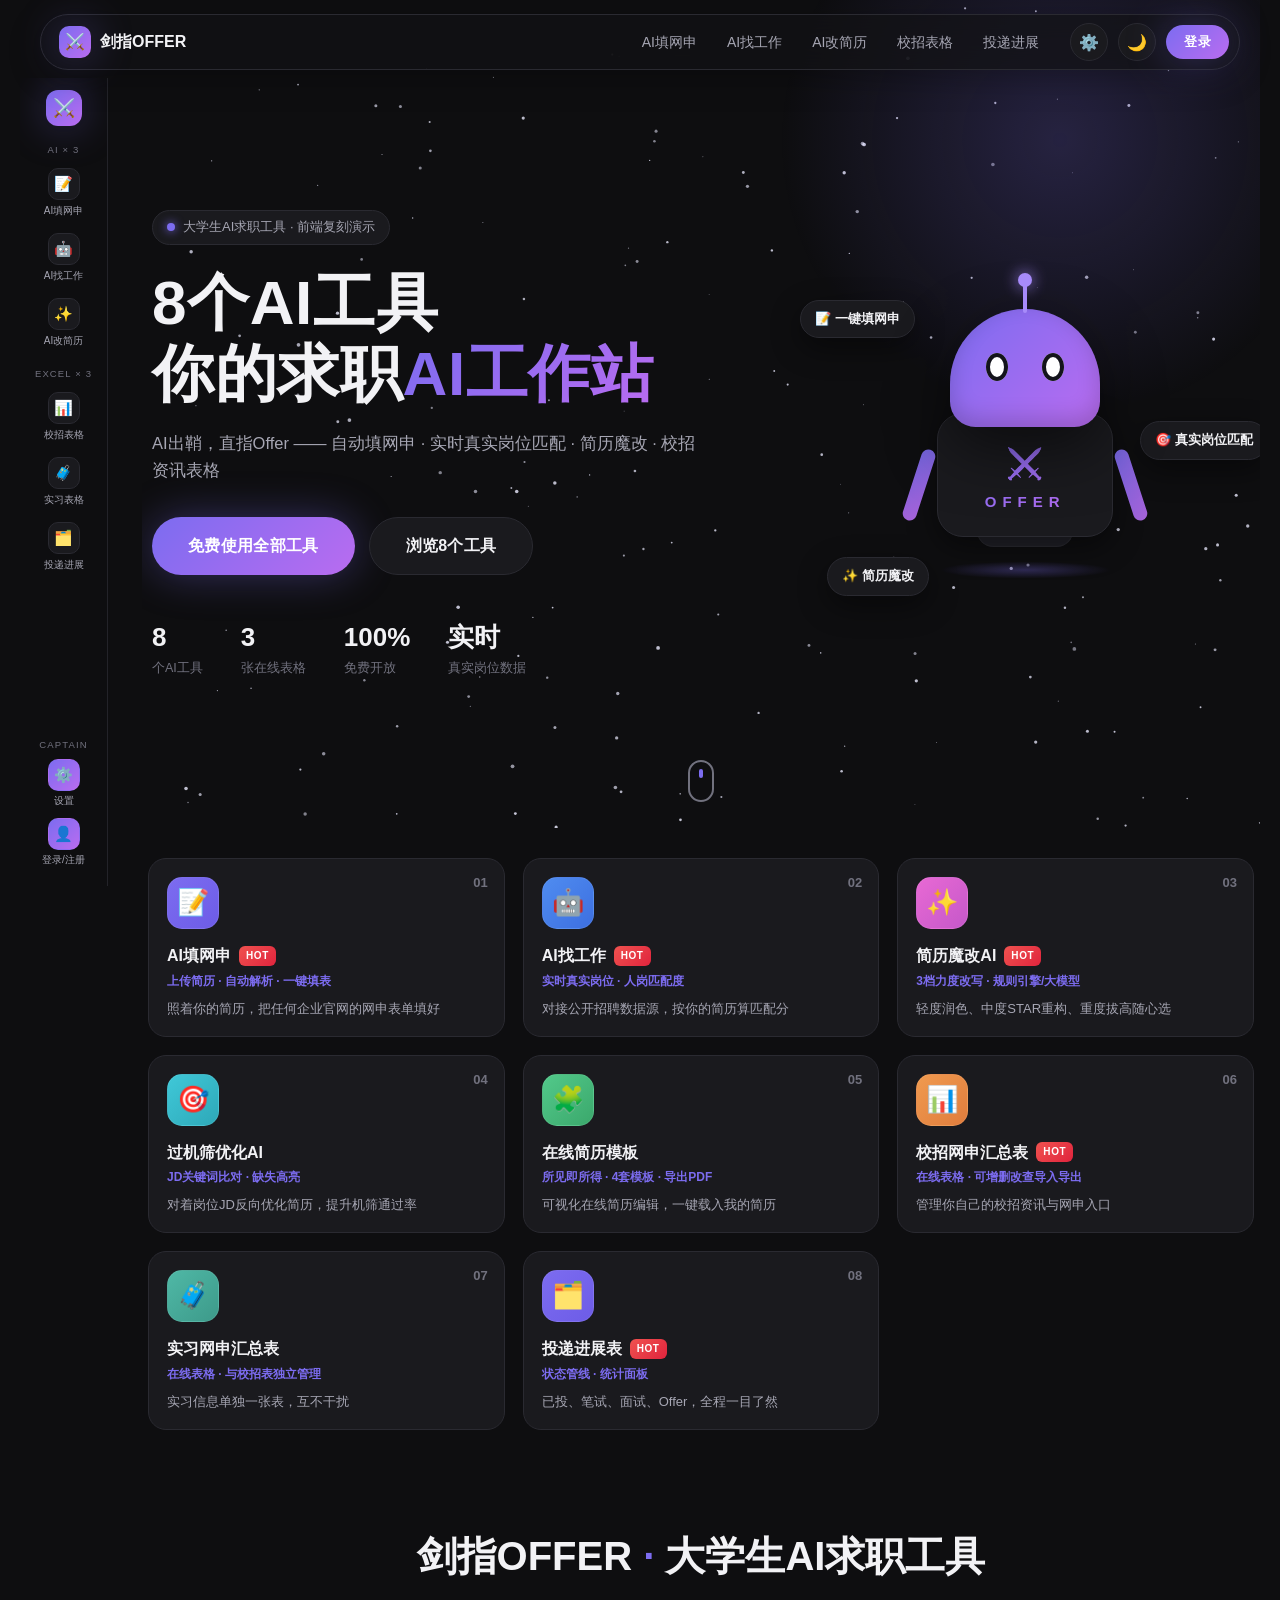
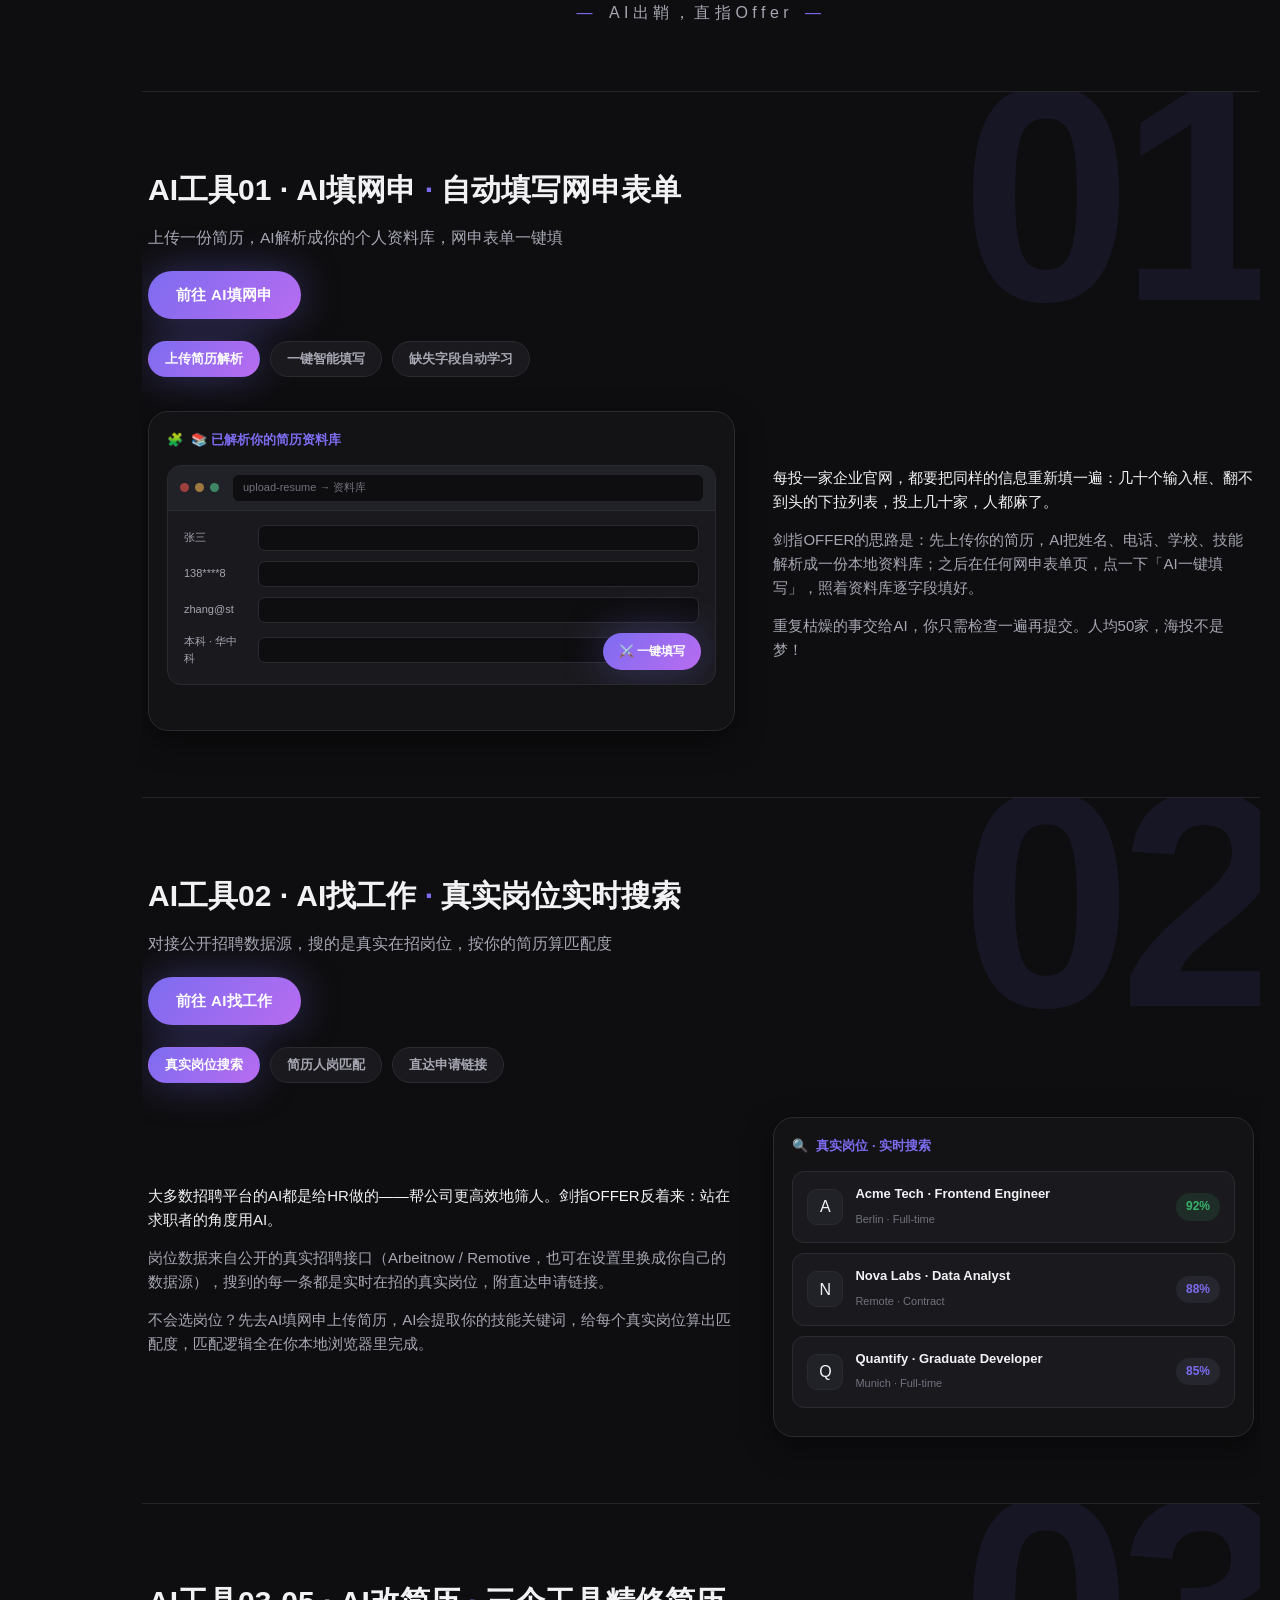
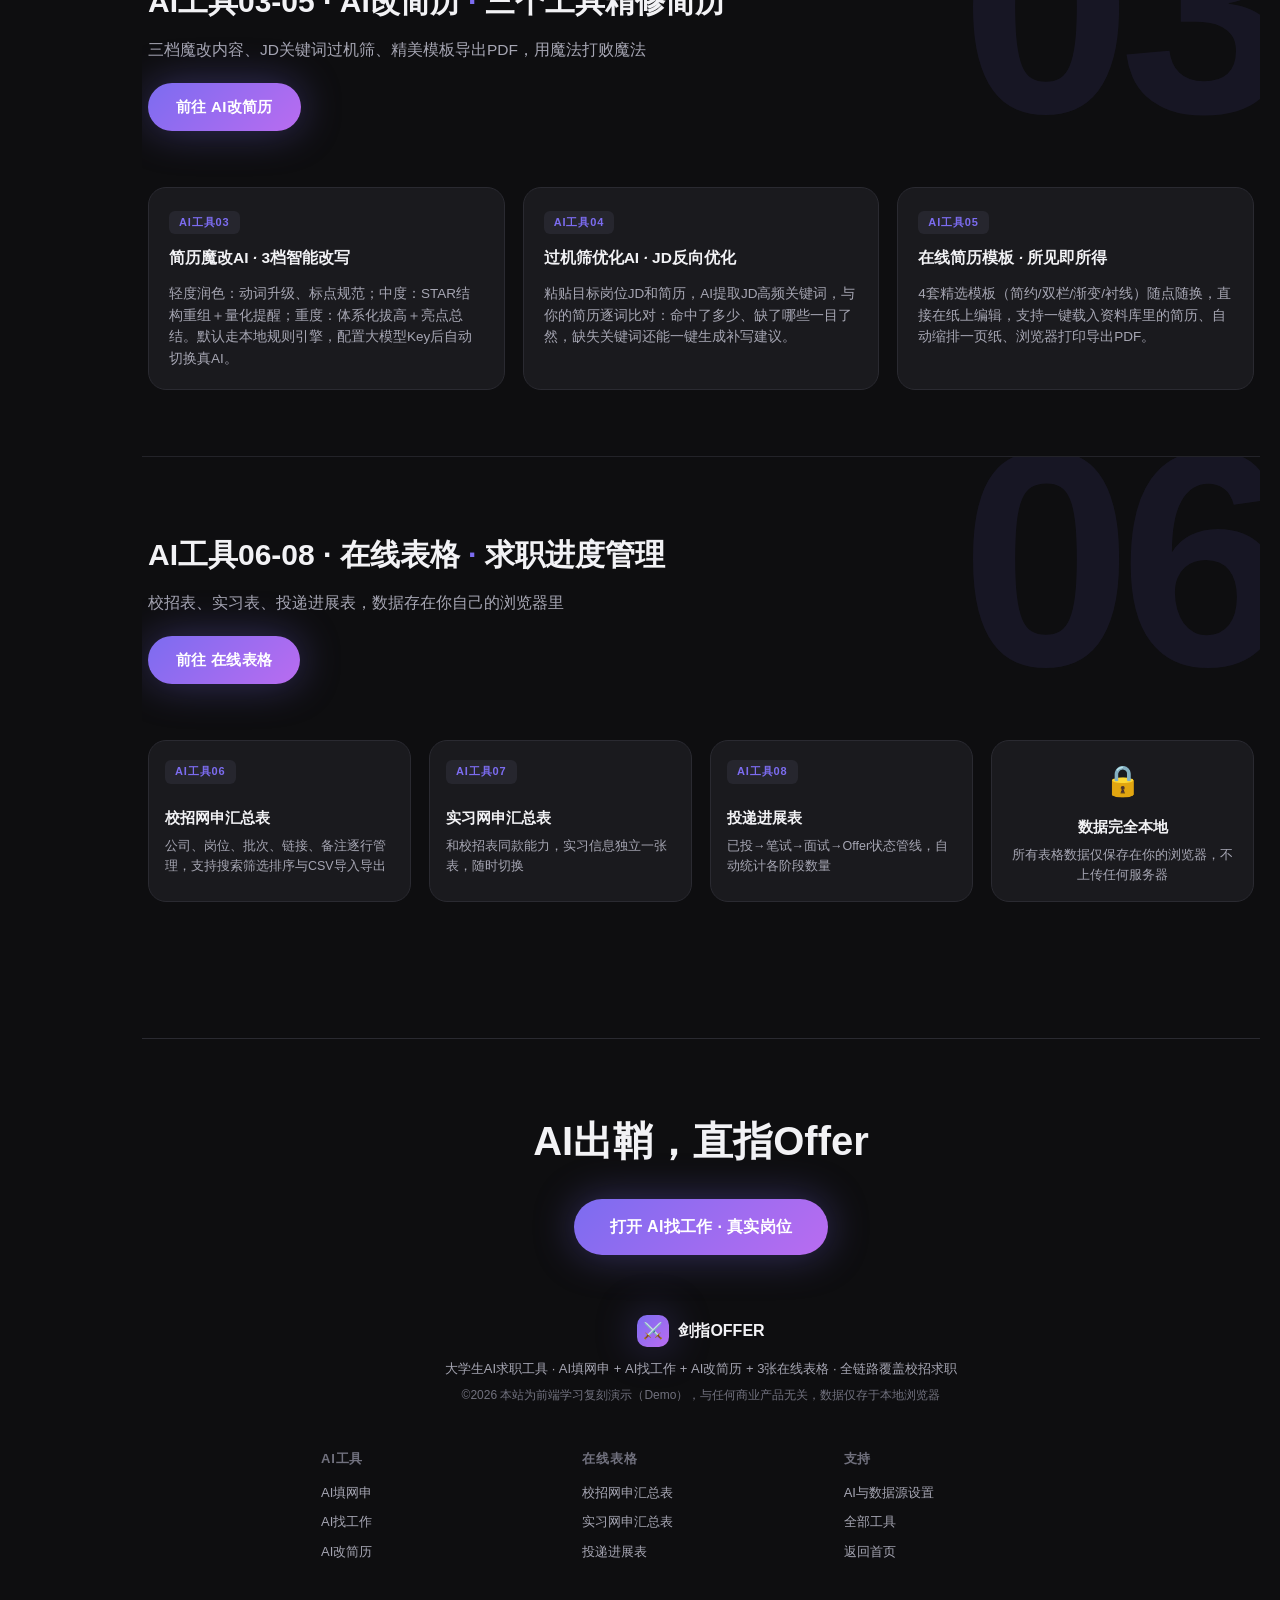
<file: index.html>
<!DOCTYPE html>
<html lang="zh-CN" data-theme="dark">
<head>
  <meta charset="UTF-8">
  <meta name="viewport" content="width=device-width, initial-scale=1.0">
  <meta name="theme-color" content="#0e0e10">
  <title>剑指OFFER - AI求职工具|AI填网申|AI找工作|AI改简历|校招实习汇总表</title>
  <meta name="description" content="AI出鞘，直指Offer。为应届生打造的AI求职工具复刻演示：AI自动填写网申表单、实时搜索真实岗位并计算人岗匹配、简历三档魔改与ATS过机筛优化、校招实习资讯表格与投递进展管理。">
  <link rel="icon" href='data:image/svg+xml,<svg xmlns="http://www.w3.org/2000/svg" viewBox="0 0 100 100"><text y="0.9em" font-size="90">⚔️</text></svg>'>
  <link rel="stylesheet" href="css/style.css">
</head>
<body>

  <main class="content" data-active="index">

    <!-- ================= Hero ================= -->
    <section class="hero" id="top">
      <canvas id="starfield" aria-hidden="true"></canvas>
      <div class="hero-glow" aria-hidden="true"></div>
      <div class="hero-inner">
        <div class="hero-copy">
          <p class="hero-badge"><span class="dot"></span>大学生AI求职工具 · 前端复刻演示</p>
          <h2 class="hero-title">8个AI工具<br>你的求职<em>AI工作站</em></h2>
          <p class="hero-sub">AI出鞘，直指Offer —— 自动填网申 · 实时真实岗位匹配 · 简历魔改 · 校招资讯表格</p>
          <div class="hero-cta">
            <a class="btn btn-primary btn-lg" href="autofill.html">免费使用全部工具</a>
            <a class="btn btn-ghost btn-lg" href="#tools">浏览8个工具</a>
          </div>
          <ul class="hero-stats">
            <li><strong>8</strong><span>个AI工具</span></li>
            <li><strong>3</strong><span>张在线表格</span></li>
            <li><strong>100%</strong><span>免费开放</span></li>
            <li><strong>实时</strong><span>真实岗位数据</span></li>
          </ul>
        </div>
        <div class="hero-art" aria-hidden="true">
          <div class="art-robot">
            <div class="art-head">
              <div class="art-eye left"></div>
              <div class="art-eye right"></div>
              <div class="art-antenna"><i></i></div>
            </div>
            <div class="art-body">
              <div class="art-screen">⚔️<span>OFFER</span></div>
              <div class="art-arm left"></div>
              <div class="art-arm right"></div>
            </div>
            <div class="art-base"></div>
            <div class="art-shadow"></div>
          </div>
          <div class="art-chip c1">📝 一键填网申</div>
          <div class="art-chip c2">🎯 真实岗位匹配</div>
          <div class="art-chip c3">✨ 简历魔改</div>
        </div>
      </div>
      <a class="scroll-hint" href="#tools" aria-label="向下滚动浏览工具"><span></span></a>
    </section>

    <!-- ================= 8个工具卡片 ================= -->
    <section class="tools" id="tools" aria-label="8个AI工具">
      <h2 class="sr-only">8个AI工具，你的求职AI工作站</h2>
      <div class="tools-grid">

        <a class="tool-card reveal" href="autofill.html">
          <span class="tool-num">01</span>
          <span class="tool-thumb t-purple"><span aria-hidden="true">📝</span></span>
          <h3 class="tool-name">AI填网申 <b class="hot">HOT</b></h3>
          <p class="tool-users">上传简历 · 自动解析 · 一键填表</p>
          <p class="tool-desc">照着你的简历，把任何企业官网的网申表单填好</p>
        </a>

        <a class="tool-card reveal" href="job.html">
          <span class="tool-num">02</span>
          <span class="tool-thumb t-blue"><span aria-hidden="true">🤖</span></span>
          <h3 class="tool-name">AI找工作 <b class="hot">HOT</b></h3>
          <p class="tool-users">实时真实岗位 · 人岗匹配度</p>
          <p class="tool-desc">对接公开招聘数据源，按你的简历算匹配分</p>
        </a>

        <a class="tool-card reveal" href="resume.html?mode=magic">
          <span class="tool-num">03</span>
          <span class="tool-thumb t-pink"><span aria-hidden="true">✨</span></span>
          <h3 class="tool-name">简历魔改AI <b class="hot">HOT</b></h3>
          <p class="tool-users">3档力度改写 · 规则引擎/大模型</p>
          <p class="tool-desc">轻度润色、中度STAR重构、重度拔高随心选</p>
        </a>

        <a class="tool-card reveal" href="resume.html?mode=ats">
          <span class="tool-num">04</span>
          <span class="tool-thumb t-cyan"><span aria-hidden="true">🎯</span></span>
          <h3 class="tool-name">过机筛优化AI</h3>
          <p class="tool-users">JD关键词比对 · 缺失高亮</p>
          <p class="tool-desc">对着岗位JD反向优化简历，提升机筛通过率</p>
        </a>

        <a class="tool-card reveal" href="resume.html?mode=ui">
          <span class="tool-num">05</span>
          <span class="tool-thumb t-green"><span aria-hidden="true">🧩</span></span>
          <h3 class="tool-name">在线简历模板</h3>
          <p class="tool-users">所见即所得 · 4套模板 · 导出PDF</p>
          <p class="tool-desc">可视化在线简历编辑，一键载入我的简历</p>
        </a>

        <a class="tool-card reveal" href="campus.html">
          <span class="tool-num">06</span>
          <span class="tool-thumb t-orange"><span aria-hidden="true">📊</span></span>
          <h3 class="tool-name">校招网申汇总表 <b class="hot">HOT</b></h3>
          <p class="tool-users">在线表格 · 可增删改查导入导出</p>
          <p class="tool-desc">管理你自己的校招资讯与网申入口</p>
        </a>

        <a class="tool-card reveal" href="campus.html?table=intern">
          <span class="tool-num">07</span>
          <span class="tool-thumb t-teal"><span aria-hidden="true">🧳</span></span>
          <h3 class="tool-name">实习网申汇总表</h3>
          <p class="tool-users">在线表格 · 与校招表独立管理</p>
          <p class="tool-desc">实习信息单独一张表，互不干扰</p>
        </a>

        <a class="tool-card reveal" href="history.html">
          <span class="tool-num">08</span>
          <span class="tool-thumb t-purple"><span aria-hidden="true">🗂️</span></span>
          <h3 class="tool-name">投递进展表 <b class="hot">HOT</b></h3>
          <p class="tool-users">状态管线 · 统计面板</p>
          <p class="tool-desc">已投、笔试、面试、Offer，全程一目了然</p>
        </a>

      </div>
    </section>

    <!-- ================= 站名分隔区 ================= -->
    <section class="site-divider reveal">
      <h1 class="site-title">剑指OFFER <i>·</i> 大学生AI求职工具</h1>
      <p class="site-slogan">AI出鞘，直指Offer</p>
    </section>

    <!-- ================= 01 AI填网申 ================= -->
    <section class="tool-section" id="sec-autofill">
      <span class="watermark" aria-hidden="true">01</span>
      <div class="section-head reveal">
        <h3 class="section-title">AI工具01 · AI填网申 <i>·</i> 自动填写网申表单</h3>
        <p class="section-sub">上传一份简历，AI解析成你的个人资料库，网申表单一键填</p>
        <a class="btn btn-primary" href="autofill.html">前往 AI填网申</a>
        <div class="feature-tabs" role="tablist" aria-label="AI填网申功能">
          <button class="ftab is-active" role="tab" aria-selected="true" type="button">上传简历解析</button>
          <button class="ftab" role="tab" aria-selected="false" type="button">一键智能填写</button>
          <button class="ftab" role="tab" aria-selected="false" type="button">缺失字段自动学习</button>
        </div>
      </div>
      <div class="section-body">
        <div class="poster reveal" data-poster="autofill">
          <div class="poster-inner"></div>
        </div>
        <div class="section-text reveal">
          <p>每投一家企业官网，都要把同样的信息重新填一遍：几十个输入框、翻不到头的下拉列表，投上几十家，人都麻了。</p>
          <p>剑指OFFER的思路是：先上传你的简历，AI把姓名、电话、学校、技能解析成一份本地资料库；之后在任何网申表单页，点一下「AI一键填写」，照着资料库逐字段填好。</p>
          <p>重复枯燥的事交给AI，你只需检查一遍再提交。人均50家，海投不是梦！</p>
        </div>
      </div>
    </section>

    <!-- ================= 02 AI找工作 ================= -->
    <section class="tool-section flip" id="sec-job">
      <span class="watermark" aria-hidden="true">02</span>
      <div class="section-head reveal">
        <h3 class="section-title">AI工具02 · AI找工作 <i>·</i> 真实岗位实时搜索</h3>
        <p class="section-sub">对接公开招聘数据源，搜的是真实在招岗位，按你的简历算匹配度</p>
        <a class="btn btn-primary" href="job.html">前往 AI找工作</a>
        <div class="feature-tabs" role="tablist" aria-label="AI找工作功能">
          <button class="ftab is-active" role="tab" aria-selected="true" type="button">真实岗位搜索</button>
          <button class="ftab" role="tab" aria-selected="false" type="button">简历人岗匹配</button>
          <button class="ftab" role="tab" aria-selected="false" type="button">直达申请链接</button>
        </div>
      </div>
      <div class="section-body">
        <div class="poster reveal" data-poster="job">
          <div class="poster-inner"></div>
        </div>
        <div class="section-text reveal">
          <p>大多数招聘平台的AI都是给HR做的——帮公司更高效地筛人。剑指OFFER反着来：站在求职者的角度用AI。</p>
          <p>岗位数据来自公开的真实招聘接口（Arbeitnow / Remotive，也可在设置里换成你自己的数据源），搜到的每一条都是实时在招的真实岗位，附直达申请链接。</p>
          <p>不会选岗位？先去AI填网申上传简历，AI会提取你的技能关键词，给每个真实岗位算出匹配度，匹配逻辑全在你本地浏览器里完成。</p>
        </div>
      </div>
    </section>

    <!-- ================= 03-05 AI改简历 ================= -->
    <section class="tool-section" id="sec-resume">
      <span class="watermark" aria-hidden="true">03</span>
      <div class="section-head reveal">
        <h3 class="section-title">AI工具03-05 · AI改简历 <i>·</i> 三个工具精修简历</h3>
        <p class="section-sub">三档魔改内容、JD关键词过机筛、精美模板导出PDF，用魔法打败魔法</p>
        <a class="btn btn-primary" href="resume.html">前往 AI改简历</a>
      </div>
      <div class="trio-grid">
        <article class="trio-card reveal">
          <span class="trio-tag">AI工具03</span>
          <h4>简历魔改AI <i>·</i> 3档智能改写</h4>
          <p>轻度润色：动词升级、标点规范；中度：STAR结构重组＋量化提醒；重度：体系化拔高＋亮点总结。默认走本地规则引擎，配置大模型Key后自动切换真AI。</p>
        </article>
        <article class="trio-card reveal">
          <span class="trio-tag">AI工具04</span>
          <h4>过机筛优化AI <i>·</i> JD反向优化</h4>
          <p>粘贴目标岗位JD和简历，AI提取JD高频关键词，与你的简历逐词比对：命中了多少、缺了哪些一目了然，缺失关键词还能一键生成补写建议。</p>
        </article>
        <article class="trio-card reveal">
          <span class="trio-tag">AI工具05</span>
          <h4>在线简历模板 <i>·</i> 所见即所得</h4>
          <p>4套精选模板（简约/双栏/渐变/衬线）随点随换，直接在纸上编辑，支持一键载入资料库里的简历、自动缩排一页纸、浏览器打印导出PDF。</p>
        </article>
      </div>
    </section>

    <!-- ================= 06-08 网申表格 ================= -->
    <section class="tool-section flip" id="sec-campus">
      <span class="watermark" aria-hidden="true">06</span>
      <div class="section-head reveal">
        <h3 class="section-title">AI工具06-08 · 在线表格 <i>·</i> 求职进度管理</h3>
        <p class="section-sub">校招表、实习表、投递进展表，数据存在你自己的浏览器里</p>
        <a class="btn btn-primary" href="campus.html">前往 在线表格</a>
      </div>
      <div class="quad-grid">
        <article class="quad-card reveal">
          <span class="trio-tag">AI工具06</span>
          <h4>校招网申汇总表</h4>
          <p>公司、岗位、批次、链接、备注逐行管理，支持搜索筛选排序与CSV导入导出</p>
        </article>
        <article class="quad-card reveal">
          <span class="trio-tag">AI工具07</span>
          <h4>实习网申汇总表</h4>
          <p>和校招表同款能力，实习信息独立一张表，随时切换</p>
        </article>
        <article class="quad-card reveal">
          <span class="trio-tag">AI工具08</span>
          <h4>投递进展表</h4>
          <p>已投→笔试→面试→Offer状态管线，自动统计各阶段数量</p>
        </article>
        <article class="quad-card reveal" style="display:flex;align-items:center;justify-content:center;text-align:center;">
          <div>
            <p style="font-size:30px;margin-bottom:8px;">🔒</p>
            <h4>数据完全本地</h4>
            <p>所有表格数据仅保存在你的浏览器，不上传任何服务器</p>
          </div>
        </article>
      </div>
    </section>

  </main>

  <script src="js/common.js"></script>
  <script src="js/ai-engine.js"></script>
  <script src="js/home.js"></script>
</body>
</html>
</file>
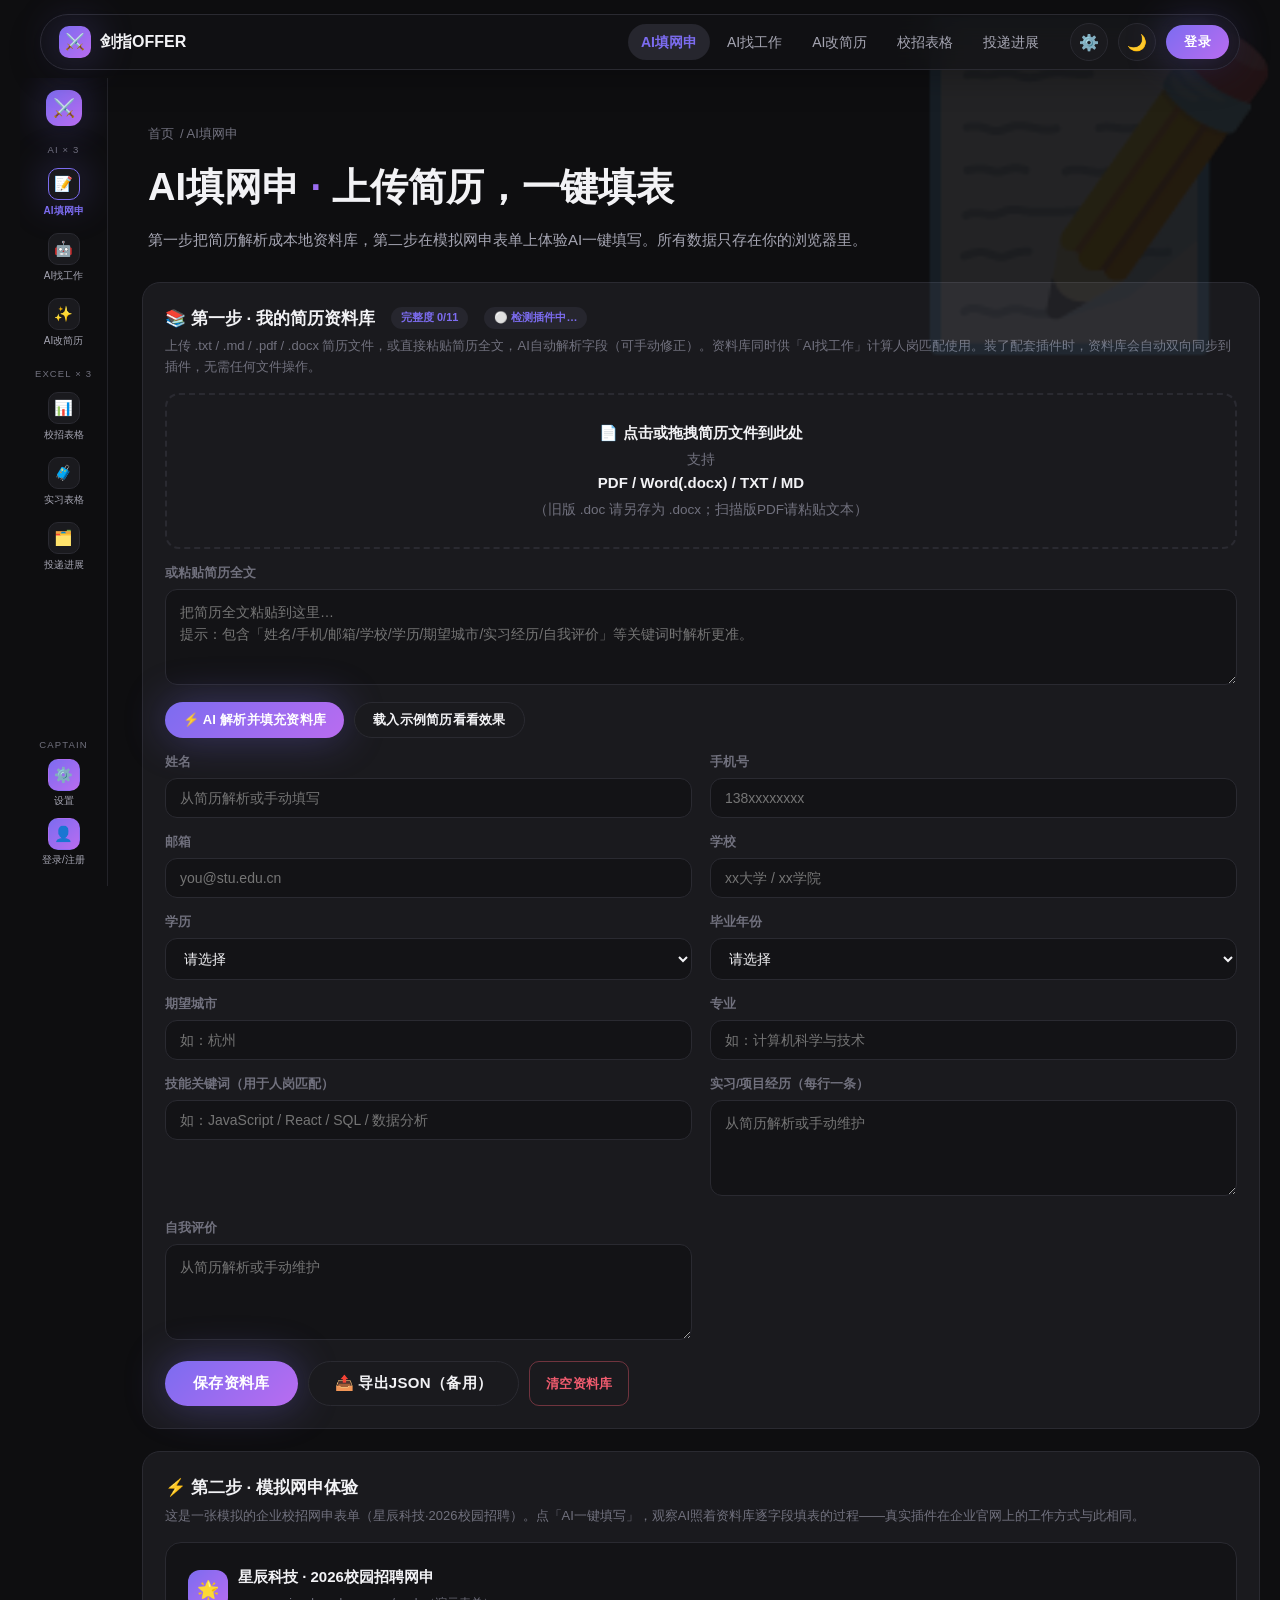
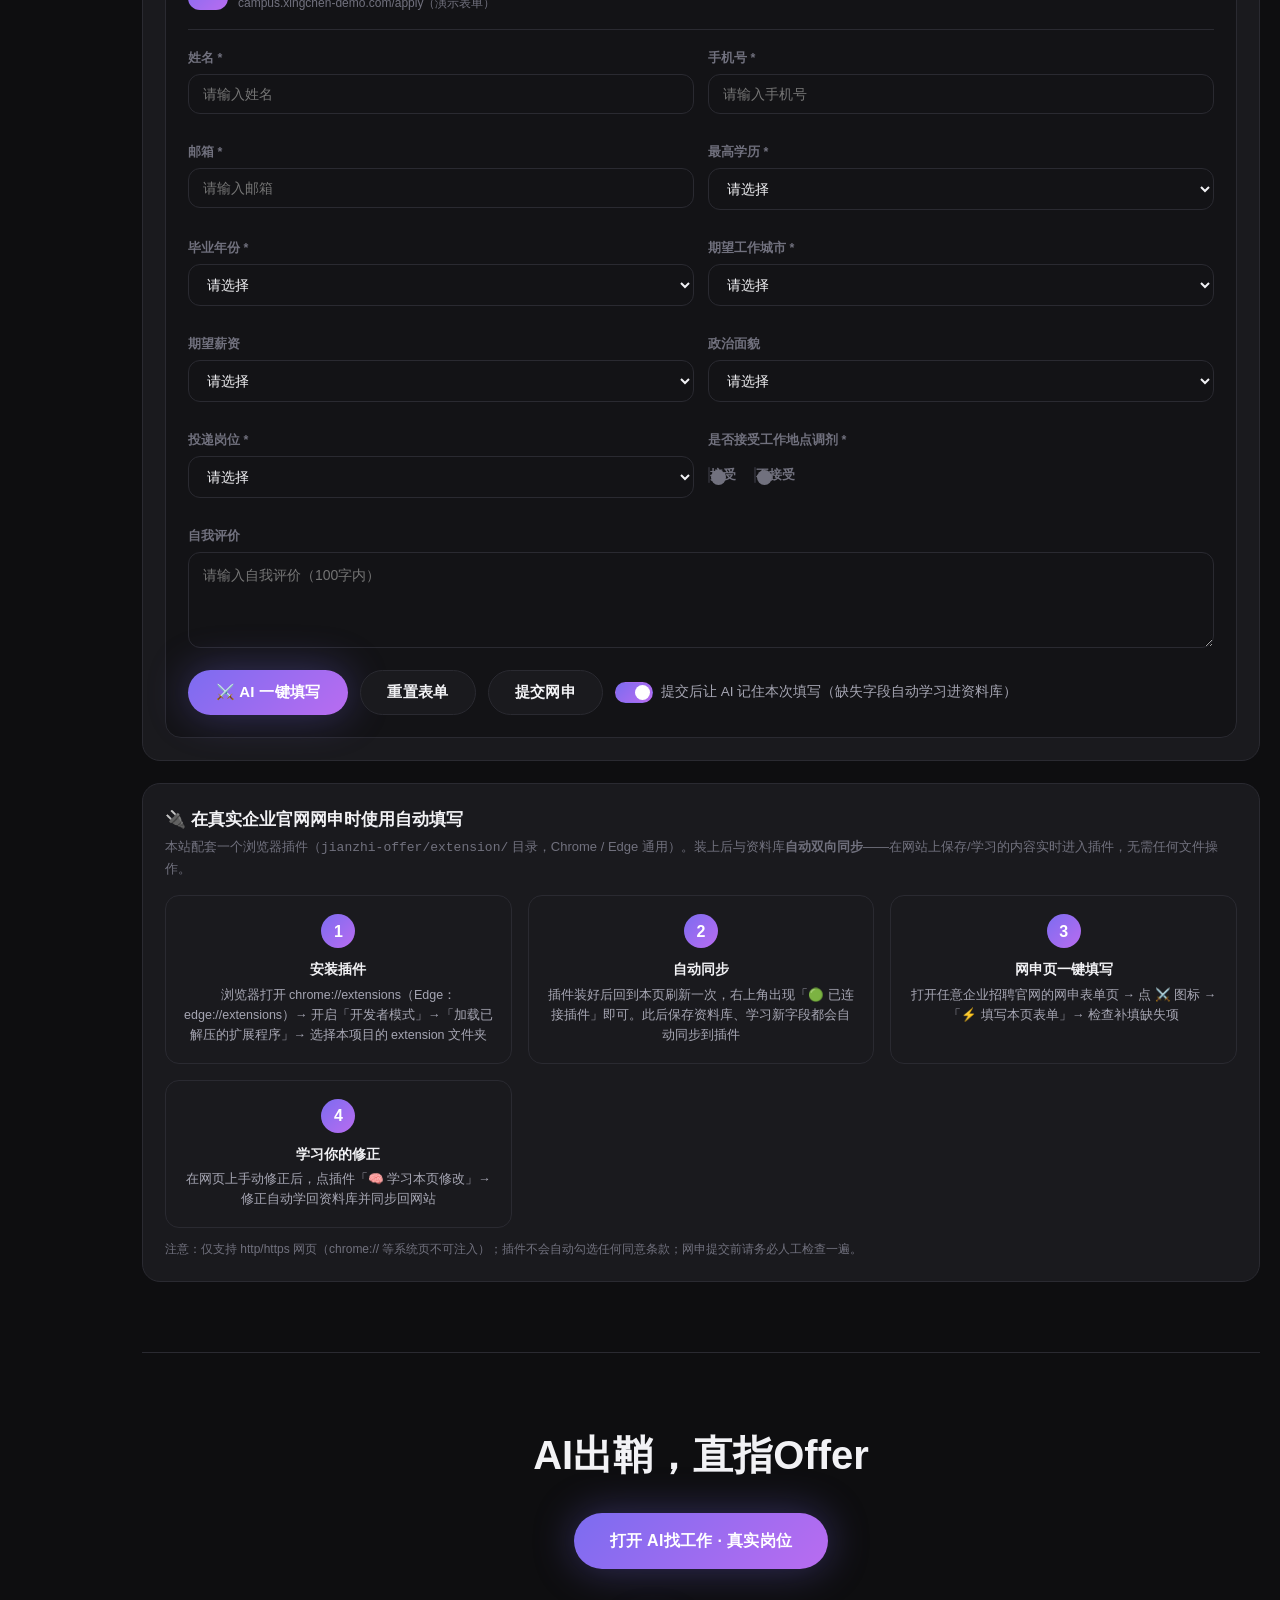
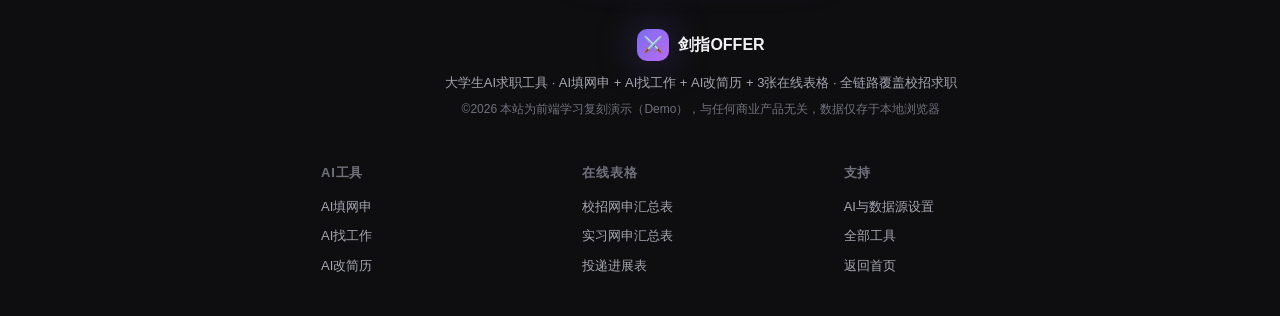
<file: autofill.html>
<!DOCTYPE html>
<html lang="zh-CN" data-theme="dark">
<head>
  <meta charset="UTF-8">
  <meta name="viewport" content="width=device-width, initial-scale=1.0">
  <meta name="theme-color" content="#0e0e10">
  <title>AI填网申 - 剑指OFFER | 上传简历自动解析，网申表单一键填写</title>
  <link rel="icon" href='data:image/svg+xml,<svg xmlns="http://www.w3.org/2000/svg" viewBox="0 0 100 100"><text y="0.9em" font-size="90">⚔️</text></svg>'>
  <link rel="stylesheet" href="css/style.css">
</head>
<body>

  <main class="content" data-active="autofill">

    <section class="page-hero">
      <span class="watermark" aria-hidden="true">📝</span>
      <p class="crumb"><a href="index.html">首页</a> / AI填网申</p>
      <h1 class="page-title">AI填网申 <em>·</em> 上传简历，一键填表</h1>
      <p class="page-sub">第一步把简历解析成本地资料库，第二步在模拟网申表单上体验AI一键填写。所有数据只存在你的浏览器里。</p>
    </section>

    <!-- 第一步：资料库 -->
    <section class="panel reveal" id="profilePanel">
      <h3 class="panel-title">📚 第一步 · 我的简历资料库 <span class="badge-soft" id="profileComplete"></span> <span class="badge-soft off" id="syncChip">⚪ 检测插件中…</span></h3>
      <p class="panel-sub">上传 .txt / .md / .pdf / .docx 简历文件，或直接粘贴简历全文，AI自动解析字段（可手动修正）。资料库同时供「AI找工作」计算人岗匹配使用。装了配套插件时，资料库会自动双向同步到插件，无需任何文件操作。</p>

      <div class="dropzone" id="dropzone" tabindex="0" role="button" aria-label="上传简历文件">
        <b>📄 点击或拖拽简历文件到此处</b>
        支持 <b>PDF / Word(.docx) / TXT / MD</b>（旧版 .doc 请另存为 .docx；扫描版PDF请粘贴文本）
        <input type="file" id="fileInput" accept=".pdf,.docx,.txt,.md,.markdown,.doc">
      </div>

      <div class="field" style="margin-top:14px">
        <label for="pasteArea">或粘贴简历全文</label>
        <textarea id="pasteArea" placeholder="把简历全文粘贴到这里…&#10;提示：包含「姓名/手机/邮箱/学校/学历/期望城市/实习经历/自我评价」等关键词时解析更准。"></textarea>
        <div style="display:flex;gap:10px;margin-top:10px;flex-wrap:wrap">
          <button class="btn btn-primary btn-sm" id="parseBtn" type="button">⚡ AI 解析并填充资料库</button>
          <button class="btn btn-ghost btn-sm" id="loadSampleBtn" type="button">载入示例简历看看效果</button>
        </div>
      </div>

      <div class="profile-grid" id="profileFields">
        <div class="field"><label>姓名</label><input type="text" data-pf="name" placeholder="从简历解析或手动填写"></div>
        <div class="field"><label>手机号</label><input type="tel" data-pf="phone" placeholder="138xxxxxxxx"></div>
        <div class="field"><label>邮箱</label><input type="email" data-pf="email" placeholder="you@stu.edu.cn"></div>
        <div class="field"><label>学校</label><input type="text" data-pf="school" placeholder="xx大学 / xx学院"></div>
        <div class="field"><label>学历</label>
          <select data-pf="degree">
            <option value="">请选择</option><option>大专</option><option>本科</option><option>硕士</option><option>博士</option>
          </select>
        </div>
        <div class="field"><label>毕业年份</label>
          <select data-pf="graduateYear">
            <option value="">请选择</option><option>2024届</option><option>2025届</option><option>2026届</option><option>2027届</option><option>2028届</option>
          </select>
        </div>
        <div class="field"><label>期望城市</label><input type="text" data-pf="expectCity" placeholder="如：杭州"></div>
        <div class="field"><label>专业</label><input type="text" data-pf="major" placeholder="如：计算机科学与技术"></div>
        <div class="field span2"><label>技能关键词（用于人岗匹配）</label><input type="text" data-pf="skills" placeholder="如：JavaScript / React / SQL / 数据分析"></div>
        <div class="field span2"><label>实习/项目经历（每行一条）</label><textarea data-pf="experience" placeholder="从简历解析或手动维护"></textarea></div>
        <div class="field span2"><label>自我评价</label><textarea data-pf="selfEval" placeholder="从简历解析或手动维护"></textarea></div>
      </div>
      <div id="learnedWrap"></div>
      <div style="display:flex;gap:10px;flex-wrap:wrap">
        <button class="btn btn-primary" id="saveProfileBtn" type="button">保存资料库</button>
        <button class="btn btn-ghost" id="exportProfileBtn" type="button">📤 导出JSON（备用）</button>
        <button class="btn btn-danger" id="clearProfileBtn" type="button">清空资料库</button>
        <span class="field-hint" id="profileStatus" style="align-self:center"></span>
      </div>
    </section>

    <!-- 第二步：模拟网申 -->
    <section class="panel reveal">
      <h3 class="panel-title">⚡ 第二步 · 模拟网申体验</h3>
      <p class="panel-sub">这是一张模拟的企业校招网申表单（星辰科技·2026校园招聘）。点「AI一键填写」，观察AI照着资料库逐字段填表的过程——真实插件在企业官网上的工作方式与此相同。</p>

      <div class="mock-form-card" id="mockForm">
        <div class="mock-form-head">
          <span class="co-logo" aria-hidden="true">🌟</span>
          <div><b>星辰科技 · 2026校园招聘网申</b><span>campus.xingchen-demo.com/apply（演示表单）</span></div>
        </div>
        <div class="form-grid">
          <div class="field"><label>姓名 *</label><input id="f-name" type="text" data-ffield="姓名" placeholder="请输入姓名"></div>
          <div class="field"><label>手机号 *</label><input id="f-phone" type="tel" data-ffield="手机号" placeholder="请输入手机号"></div>
          <div class="field"><label>邮箱 *</label><input id="f-email" type="email" data-ffield="邮箱" placeholder="请输入邮箱"></div>
          <div class="field"><label>最高学历 *</label>
            <select id="f-degree" data-ffield="最高学历"><option value="">请选择</option><option>大专</option><option>本科</option><option>硕士</option><option>博士</option></select>
          </div>
          <div class="field"><label>毕业年份 *</label>
            <select id="f-year" data-ffield="毕业年份"><option value="">请选择</option><option>2024届</option><option>2025届</option><option>2026届</option><option>2027届</option><option>2028届</option></select>
          </div>
          <div class="field"><label>期望工作城市 *</label>
            <select id="f-city" data-ffield="期望工作城市"><option value="">请选择</option></select>
          </div>
          <div class="field"><label>期望薪资</label>
            <select id="f-salary" data-ffield="期望薪资"><option value="">请选择</option><option>10-15K</option><option>15-20K</option><option>20-30K</option><option>30K以上</option><option>面议</option></select>
          </div>
          <div class="field"><label>政治面貌</label>
            <select id="f-politics" data-ffield="政治面貌"><option value="">请选择</option><option>群众</option><option>共青团员</option><option>中共预备党员</option><option>中共党员</option></select>
          </div>
          <div class="field"><label>投递岗位 *</label>
            <select id="f-pos" data-ffield="投递岗位"><option value="">请选择</option><option>前端开发工程师</option><option>后端开发工程师</option><option>数据分析</option><option>产品经理</option><option>市场营销</option></select>
          </div>
          <div class="field"><label>是否接受工作地点调剂 *</label>
            <div class="radio-group" data-ffield="是否接受调剂" style="display:flex;gap:18px;padding-top:9px">
              <label class="switch"><input type="radio" name="f-adjust" value="是"><span class="track"></span>接受</label>
              <label class="switch"><input type="radio" name="f-adjust" value="否"><span class="track"></span>不接受</label>
            </div>
          </div>
          <div class="field span2"><label>自我评价</label><textarea id="f-eval" data-ffield="自我评价" placeholder="请输入自我评价（100字内）"></textarea></div>
        </div>
        <div style="display:flex;gap:12px;flex-wrap:wrap">
          <button class="btn btn-primary" id="autoFillBtn" type="button">⚔️ AI 一键填写</button>
          <button class="btn btn-ghost" id="resetFormBtn" type="button">重置表单</button>
          <button class="btn btn-ghost" id="submitFormBtn" type="button">提交网申</button>
          <label class="switch" style="align-self:center"><input type="checkbox" id="rememberFill" checked><span class="track"></span>提交后让 AI 记住本次填写（缺失字段自动学习进资料库）</label>
        </div>
      </div>
    </section>

    <!-- 插件说明 -->
    <section class="panel reveal">
      <h3 class="panel-title">🔌 在真实企业官网网申时使用自动填写</h3>
      <p class="panel-sub">本站配套一个浏览器插件（<code>jianzhi-offer/extension/</code> 目录，Chrome / Edge 通用）。装上后与资料库<strong>自动双向同步</strong>——在网站上保存/学习的内容实时进入插件，无需任何文件操作。</p>
      <div class="steps">
        <div class="step"><span class="n">1</span><b>安装插件</b><p>浏览器打开 chrome://extensions（Edge：edge://extensions）→ 开启「开发者模式」→「加载已解压的扩展程序」→ 选择本项目的 extension 文件夹</p></div>
        <div class="step"><span class="n">2</span><b>自动同步</b><p>插件装好后回到本页刷新一次，右上角出现「🟢 已连接插件」即可。此后保存资料库、学习新字段都会自动同步到插件</p></div>
        <div class="step"><span class="n">3</span><b>网申页一键填写</b><p>打开任意企业招聘官网的网申表单页 → 点 ⚔️ 图标 →「⚡ 填写本页表单」→ 检查补填缺失项</p></div>
        <div class="step"><span class="n">4</span><b>学习你的修正</b><p>在网页上手动修正后，点插件「🧠 学习本页修改」→ 修正自动学回资料库并同步回网站</p></div>
      </div>
      <p class="field-hint" style="margin-top:12px">注意：仅支持 http/https 网页（chrome:// 等系统页不可注入）；插件不会自动勾选任何同意条款；网申提交前请务必人工检查一遍。</p>
    </section>

  </main>

  <script src="js/common.js"></script>
  <script src="js/ai-engine.js"></script>
  <script src="js/autofill.js"></script>
</body>
</html>
</file>
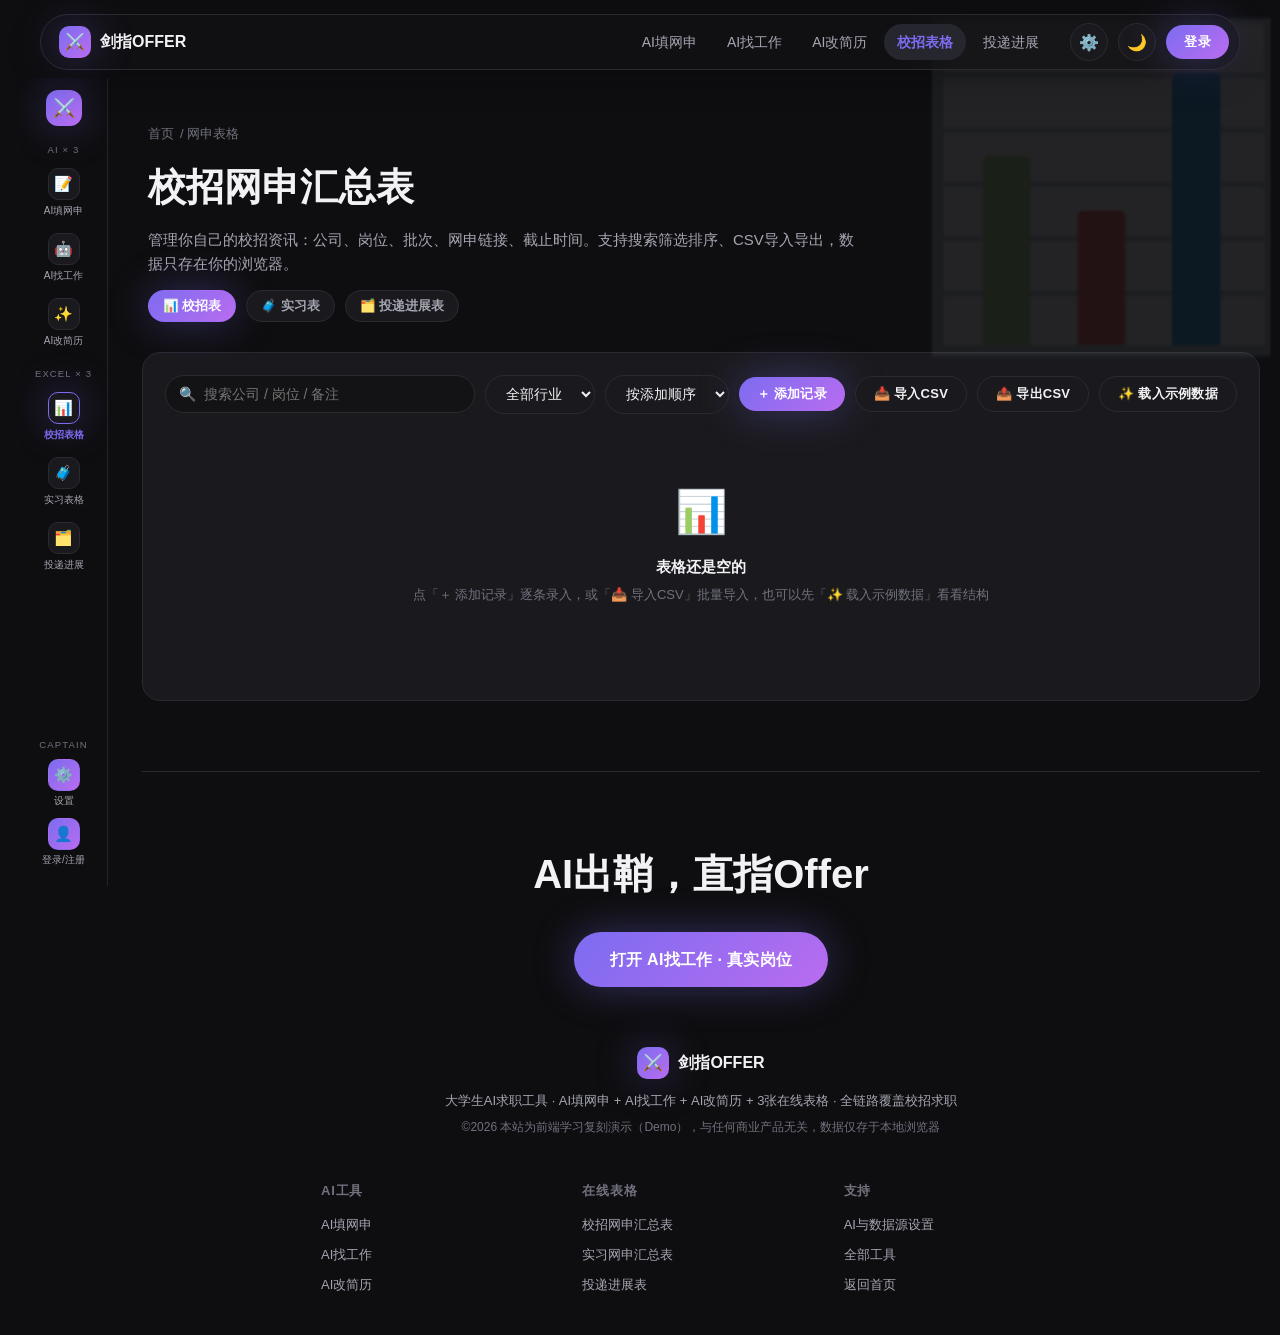
<file: campus.html>
<!DOCTYPE html>
<html lang="zh-CN" data-theme="dark">
<head>
  <meta charset="UTF-8">
  <meta name="viewport" content="width=device-width, initial-scale=1.0">
  <meta name="theme-color" content="#0e0e10">
  <title>网申汇总表 - 剑指OFFER | 校招/实习资讯在线表格</title>
  <link rel="icon" href='data:image/svg+xml,<svg xmlns="http://www.w3.org/2000/svg" viewBox="0 0 100 100"><text y="0.9em" font-size="90">⚔️</text></svg>'>
  <link rel="stylesheet" href="css/style.css">
</head>
<body>

  <main class="content" data-active="campus">

    <section class="page-hero">
      <span class="watermark" aria-hidden="true">📊</span>
      <p class="crumb"><a href="index.html">首页</a> / 网申表格</p>
      <h1 class="page-title" id="pageTitle">校招网申汇总表</h1>
      <p class="page-sub">管理你自己的校招资讯：公司、岗位、批次、网申链接、截止时间。支持搜索筛选排序、CSV导入导出，数据只存在你的浏览器。</p>
      <div style="margin-top:14px;display:flex;gap:10px;flex-wrap:wrap">
        <a class="chip is-on" id="tabCampus" href="campus.html">📊 校招表</a>
        <a class="chip" id="tabIntern" href="campus.html?table=intern">🧳 实习表</a>
        <a class="chip" href="history.html">🗂️ 投递进展表</a>
      </div>
    </section>

    <section class="panel reveal">
      <div class="toolbar">
        <div class="search"><input id="searchInput" type="text" placeholder="搜索公司 / 岗位 / 备注" aria-label="搜索"></div>
        <select id="industrySel" aria-label="行业筛选"><option value="">全部行业</option></select>
        <select id="sortSel" aria-label="排序">
          <option value="added">按添加顺序</option>
          <option value="company">按公司名</option>
          <option value="deadline">按截止时间</option>
        </select>
        <button class="btn btn-primary btn-sm" id="addBtn" type="button">＋ 添加记录</button>
        <button class="btn btn-ghost btn-sm" id="importBtn" type="button">📥 导入CSV</button>
        <button class="btn btn-ghost btn-sm" id="exportBtn" type="button">📤 导出CSV</button>
        <button class="btn btn-ghost btn-sm" id="sampleBtn" type="button">✨ 载入示例数据</button>
      </div>

      <div id="tableArea"></div>
      <p class="field-hint" id="countInfo" style="margin-top:10px"></p>
    </section>

  </main>

  <script src="js/common.js"></script>
  <script src="js/campus.js"></script>
</body>
</html>
</file>
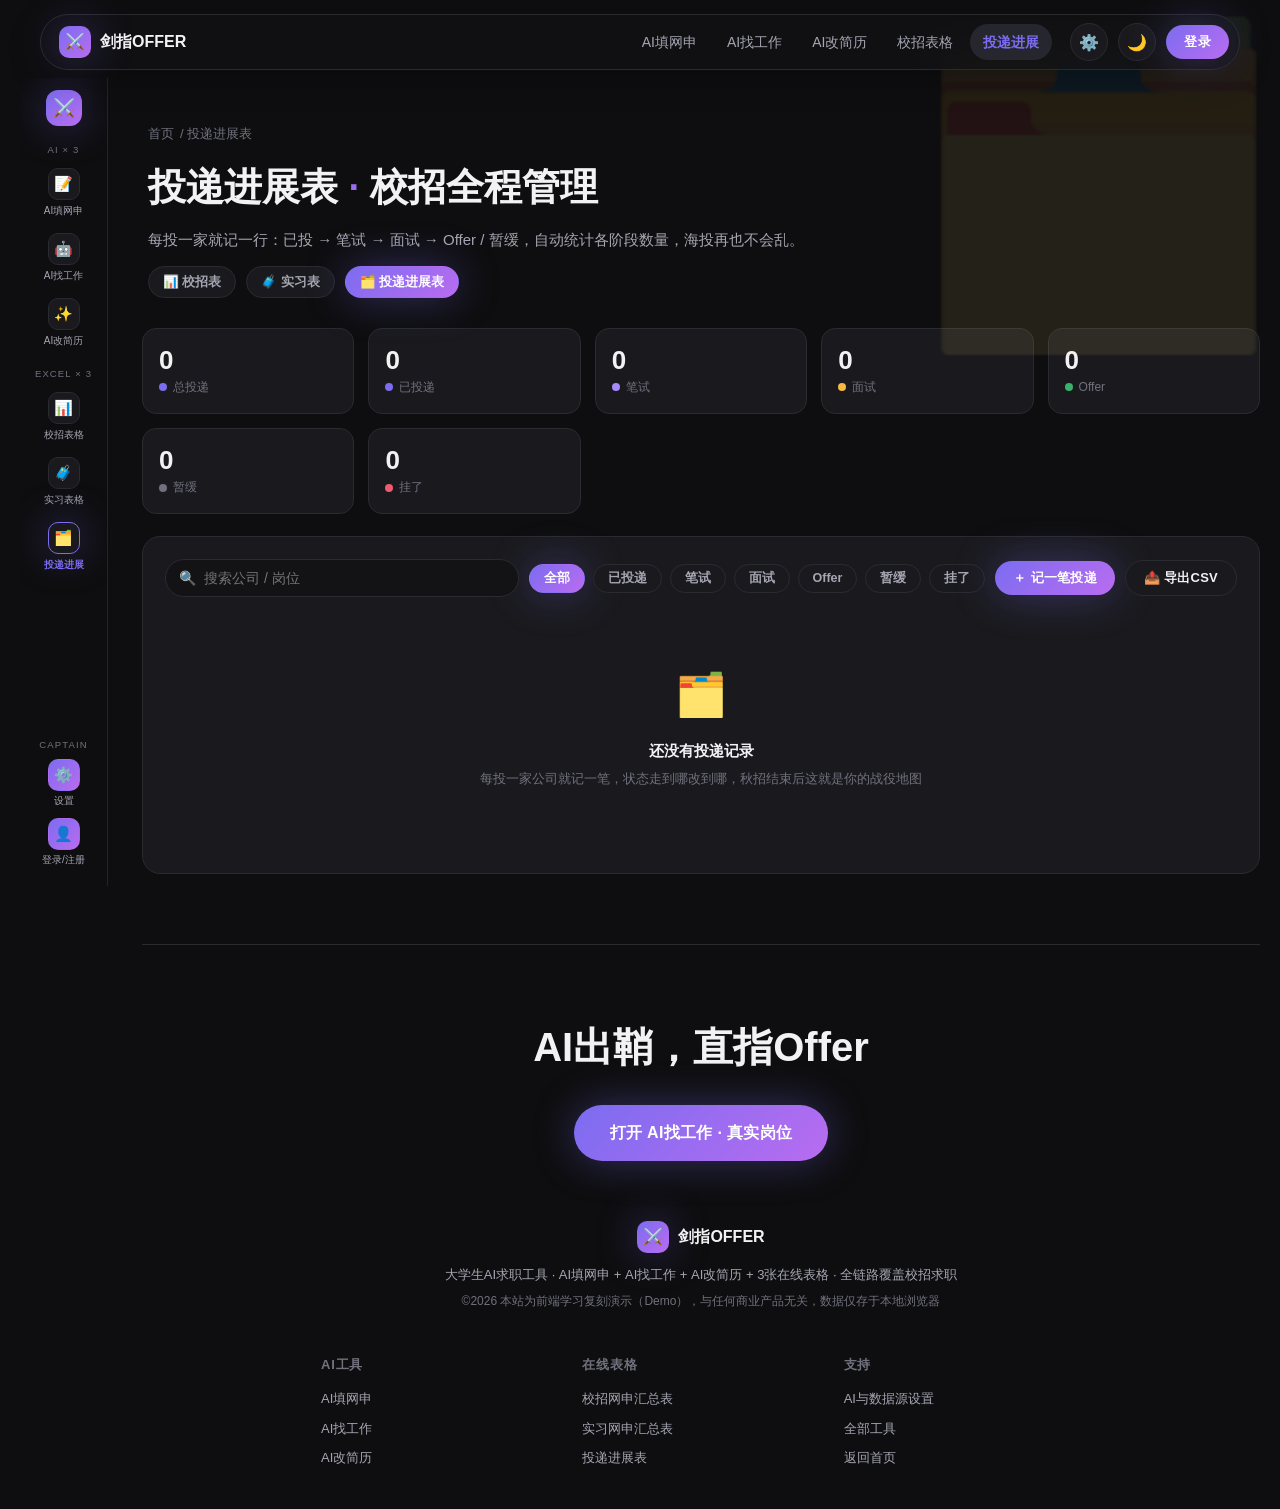
<file: history.html>
<!DOCTYPE html>
<html lang="zh-CN" data-theme="dark">
<head>
  <meta charset="UTF-8">
  <meta name="viewport" content="width=device-width, initial-scale=1.0">
  <meta name="theme-color" content="#0e0e10">
  <title>投递进展表 - 剑指OFFER | 管理所有简历投递进展</title>
  <link rel="icon" href='data:image/svg+xml,<svg xmlns="http://www.w3.org/2000/svg" viewBox="0 0 100 100"><text y="0.9em" font-size="90">⚔️</text></svg>'>
  <link rel="stylesheet" href="css/style.css">
</head>
<body>

  <main class="content" data-active="history">

    <section class="page-hero">
      <span class="watermark" aria-hidden="true">🗂️</span>
      <p class="crumb"><a href="index.html">首页</a> / 投递进展表</p>
      <h1 class="page-title">投递进展表 <em>·</em> 校招全程管理</h1>
      <p class="page-sub">每投一家就记一行：已投 → 笔试 → 面试 → Offer / 暂缓，自动统计各阶段数量，海投再也不会乱。</p>
      <div style="margin-top:14px;display:flex;gap:10px;flex-wrap:wrap">
        <a class="chip" href="campus.html">📊 校招表</a>
        <a class="chip" href="campus.html?table=intern">🧳 实习表</a>
        <a class="chip is-on" href="history.html">🗂️ 投递进展表</a>
      </div>
    </section>

    <section class="reveal">
      <div class="stat-cards" id="statCards"></div>

      <div class="panel">
        <div class="toolbar">
          <div class="search"><input id="searchInput" type="text" placeholder="搜索公司 / 岗位" aria-label="搜索"></div>
          <div id="statusFilter" style="display:flex;gap:8px;flex-wrap:wrap"></div>
          <button class="btn btn-primary btn-sm" id="addBtn" type="button">＋ 记一笔投递</button>
          <button class="btn btn-ghost btn-sm" id="exportBtn" type="button">📤 导出CSV</button>
        </div>
        <div id="tableArea"></div>
      </div>
    </section>

  </main>

  <script src="js/common.js"></script>
  <script src="js/history.js"></script>
</body>
</html>
</file>
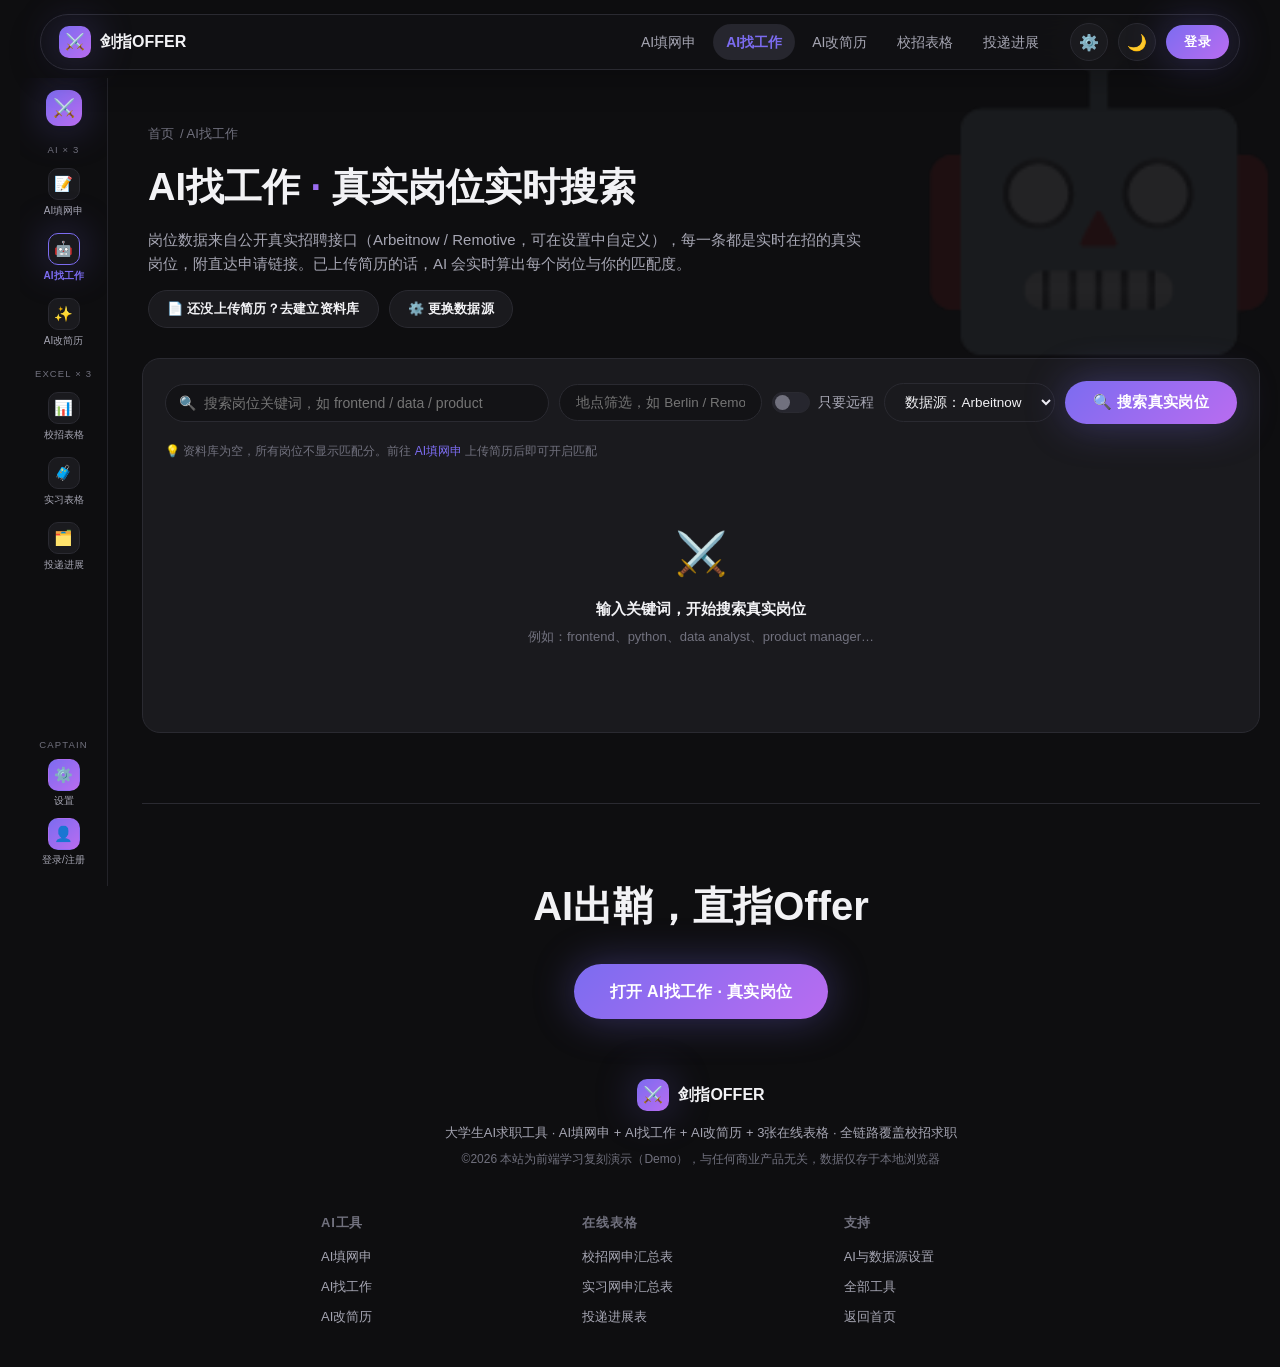
<file: job.html>
<!DOCTYPE html>
<html lang="zh-CN" data-theme="dark">
<head>
  <meta charset="UTF-8">
  <meta name="viewport" content="width=device-width, initial-scale=1.0">
  <meta name="theme-color" content="#0e0e10">
  <title>AI找工作 - 剑指OFFER | 实时搜索真实岗位，按简历算人岗匹配</title>
  <link rel="icon" href='data:image/svg+xml,<svg xmlns="http://www.w3.org/2000/svg" viewBox="0 0 100 100"><text y="0.9em" font-size="90">⚔️</text></svg>'>
  <link rel="stylesheet" href="css/style.css">
</head>
<body>

  <main class="content" data-active="job">

    <section class="page-hero">
      <span class="watermark" aria-hidden="true">🤖</span>
      <p class="crumb"><a href="index.html">首页</a> / AI找工作</p>
      <h1 class="page-title">AI找工作 <em>·</em> 真实岗位实时搜索</h1>
      <p class="page-sub">岗位数据来自公开真实招聘接口（Arbeitnow / Remotive，可在设置中自定义），每一条都是实时在招的真实岗位，附直达申请链接。已上传简历的话，AI 会实时算出每个岗位与你的匹配度。</p>
      <div style="margin-top:14px;display:flex;gap:10px;flex-wrap:wrap">
        <a class="btn btn-ghost btn-sm" href="autofill.html">📄 还没上传简历？去建立资料库</a>
        <button class="btn btn-ghost btn-sm" data-open-settings type="button">⚙️ 更换数据源</button>
      </div>
    </section>

    <section class="panel reveal">
      <div class="toolbar">
        <div class="search"><input id="kwInput" type="text" placeholder="搜索岗位关键词，如 frontend / data / product" aria-label="岗位关键词"></div>
        <input id="locInput" type="text" placeholder="地点筛选，如 Berlin / Remote" style="border-radius:999px;border:1px solid var(--border);background:var(--bg-soft);color:var(--text);padding:10px 16px;font-size:13.5px;outline:none" aria-label="地点筛选">
        <label class="switch"><input type="checkbox" id="remoteOnly"><span class="track"></span>只要远程</label>
        <select id="sourceSel" aria-label="数据源">
          <option value="arbeitnow">数据源：Arbeitnow</option>
          <option value="remotive">数据源：Remotive</option>
          <option value="custom">数据源：自定义</option>
        </select>
        <button class="btn btn-primary" id="searchBtn" type="button">🔍 搜索真实岗位</button>
      </div>

      <div id="profileHint" class="field-hint" style="margin-bottom:12px"></div>

      <div id="resultArea">
        <div class="empty-state">
          <p class="ico">⚔️</p>
          <b>输入关键词，开始搜索真实岗位</b>
          <p>例如：frontend、python、data analyst、product manager…</p>
        </div>
      </div>

      <div id="pager" style="display:none;margin-top:18px;justify-content:center;gap:12px;align-items:center">
        <button class="btn btn-ghost btn-sm" id="prevBtn" type="button">← 上一页</button>
        <span class="field-hint" id="pageInfo"></span>
        <button class="btn btn-ghost btn-sm" id="nextBtn" type="button">下一页 →</button>
      </div>
    </section>

  </main>

  <script src="js/common.js"></script>
  <script src="js/ai-engine.js"></script>
  <script src="js/job.js"></script>
</body>
</html>
</file>
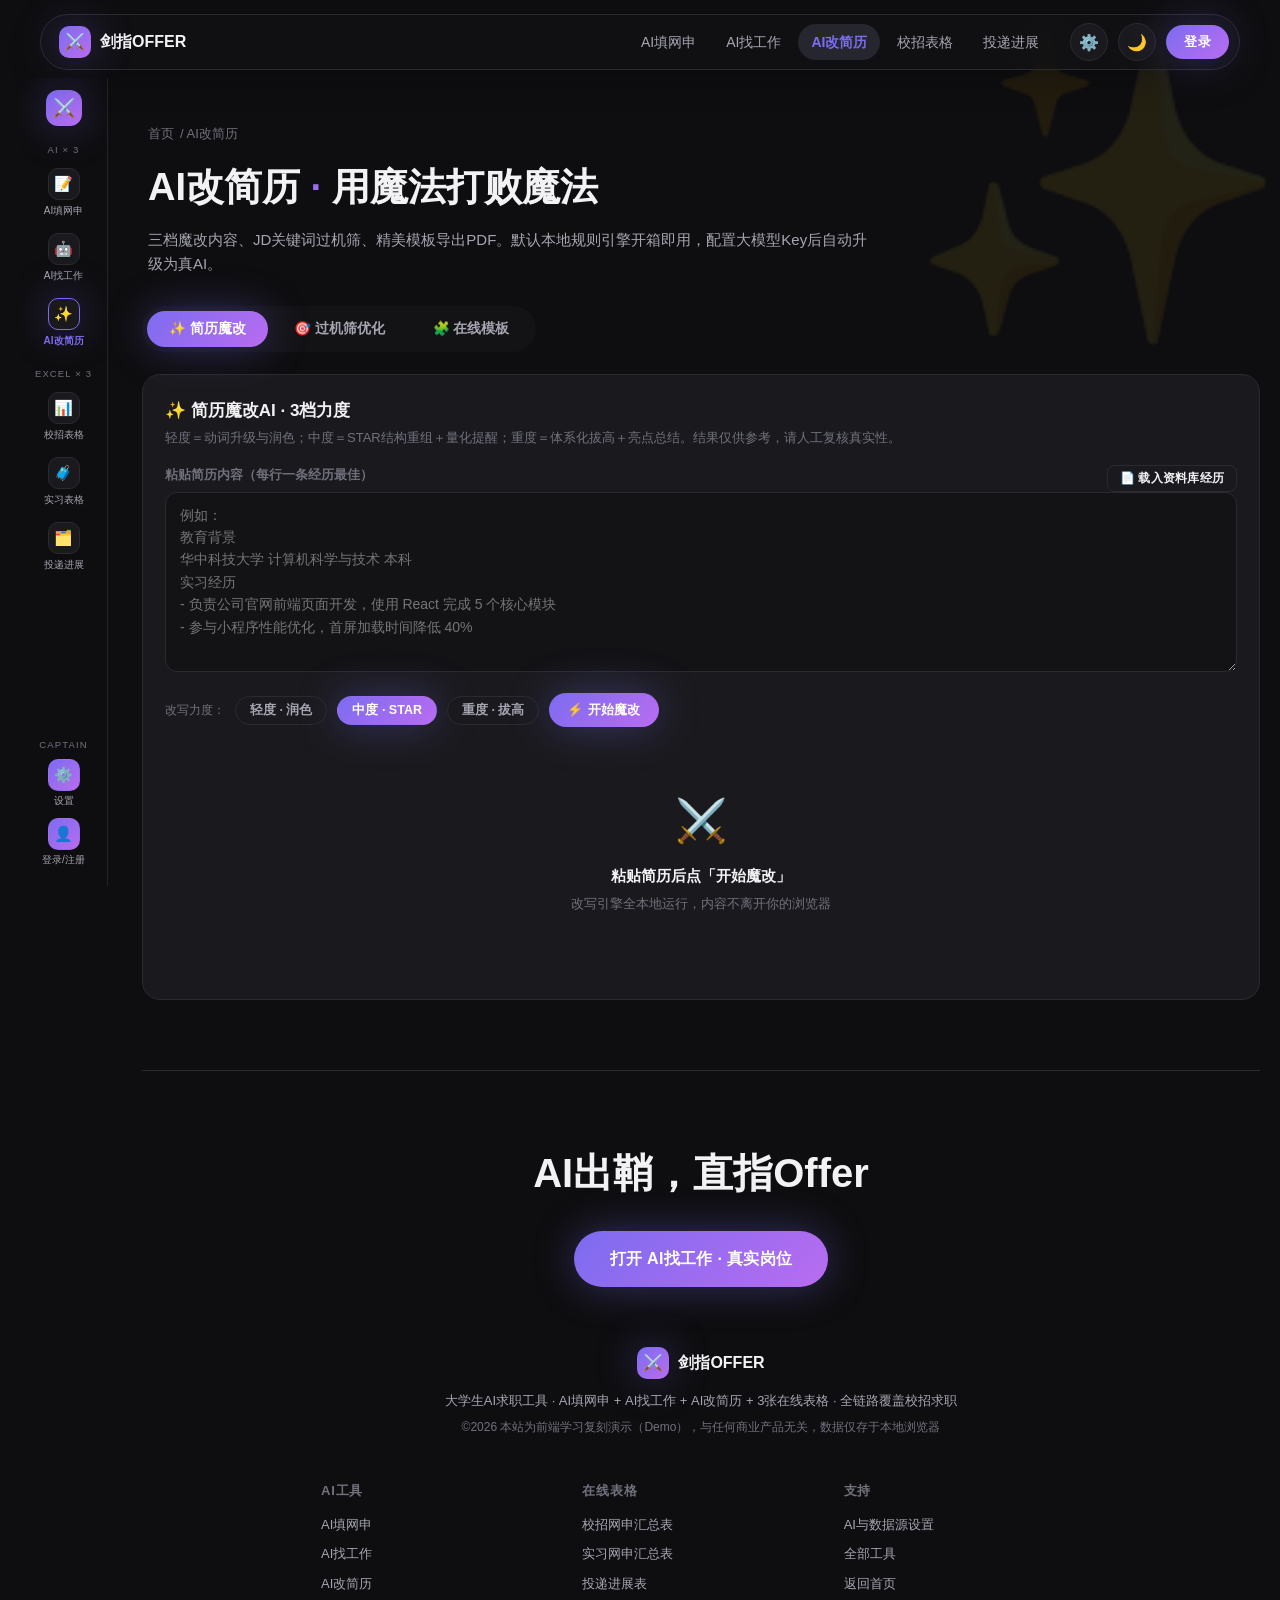
<file: resume.html>
<!DOCTYPE html>
<html lang="zh-CN" data-theme="dark">
<head>
  <meta charset="UTF-8">
  <meta name="viewport" content="width=device-width, initial-scale=1.0">
  <meta name="theme-color" content="#0e0e10">
  <title>AI改简历 - 剑指OFFER | 简历魔改 · 过机筛优化 · 在线简历模板</title>
  <link rel="icon" href='data:image/svg+xml,<svg xmlns="http://www.w3.org/2000/svg" viewBox="0 0 100 100"><text y="0.9em" font-size="90">⚔️</text></svg>'>
  <link rel="stylesheet" href="css/style.css">
</head>
<body>

  <main class="content" data-active="resume">

    <section class="page-hero no-print">
      <span class="watermark" aria-hidden="true">✨</span>
      <p class="crumb"><a href="index.html">首页</a> / AI改简历</p>
      <h1 class="page-title">AI改简历 <em>·</em> 用魔法打败魔法</h1>
      <p class="page-sub">三档魔改内容、JD关键词过机筛、精美模板导出PDF。默认本地规则引擎开箱即用，配置大模型Key后自动升级为真AI。</p>
    </section>

    <div class="seg no-print" role="tablist" aria-label="改简历模式">
      <button class="is-active" data-mode="magic" role="tab" aria-selected="true" type="button">✨ 简历魔改</button>
      <button data-mode="ats" role="tab" aria-selected="false" type="button">🎯 过机筛优化</button>
      <button data-mode="ui" role="tab" aria-selected="false" type="button">🧩 在线模板</button>
    </div>

    <!-- ============ 模式一：简历魔改 ============ -->
    <section class="panel" data-pane="magic">
      <h3 class="panel-title">✨ 简历魔改AI · 3档力度</h3>
      <p class="panel-sub">轻度＝动词升级与润色；中度＝STAR结构重组＋量化提醒；重度＝体系化拔高＋亮点总结。结果仅供参考，请人工复核真实性。</p>
      <div class="field">
        <div style="display:flex;justify-content:space-between;align-items:center">
          <label for="magicIn">粘贴简历内容（每行一条经历最佳）</label>
          <button class="btn btn-ghost btn-xs" id="magicLoadProfile" type="button">📄 载入资料库经历</button>
        </div>
        <textarea id="magicIn" style="min-height:180px" placeholder="例如：&#10;教育背景&#10;华中科技大学 计算机科学与技术 本科&#10;实习经历&#10;- 负责公司官网前端页面开发，使用 React 完成 5 个核心模块&#10;- 参与小程序性能优化，首屏加载时间降低 40%"></textarea>
      </div>
      <div style="display:flex;gap:10px;flex-wrap:wrap;align-items:center;margin-bottom:14px">
        <span class="field-hint" style="margin:0">改写力度：</span>
        <button class="chip" data-tier="1" type="button">轻度 · 润色</button>
        <button class="chip is-on" data-tier="2" type="button">中度 · STAR</button>
        <button class="chip" data-tier="3" type="button">重度 · 拔高</button>
        <button class="btn btn-primary btn-sm" id="magicRun" type="button">⚡ 开始魔改</button>
        <button class="btn btn-ghost btn-sm" id="magicCopy" type="button" style="display:none">复制结果</button>
      </div>
      <div id="magicOut"><div class="empty-state"><p class="ico">⚔️</p><b>粘贴简历后点「开始魔改」</b><p>改写引擎全本地运行，内容不离开你的浏览器</p></div></div>
    </section>

    <!-- ============ 模式二：过机筛 ============ -->
    <section class="panel" data-pane="ats" hidden>
      <h3 class="panel-title">🎯 过机筛优化AI · JD反向优化</h3>
      <p class="panel-sub">很多企业用ATS系统机筛简历。粘贴目标岗位JD与你的简历，AI提取JD高频关键词并逐词比对，缺失关键词可一键生成补写建议。</p>
      <div class="field-row">
        <div class="field">
          <label for="jdIn">目标岗位 JD（岗位职责与要求）</label>
          <textarea id="jdIn" placeholder="粘贴岗位描述…"></textarea>
        </div>
        <div class="field">
          <div style="display:flex;justify-content:space-between;align-items:center">
            <label for="resumeIn">我的简历</label>
            <button class="btn btn-ghost btn-xs" id="atsLoadProfile" type="button">📄 载入资料库</button>
          </div>
          <textarea id="resumeIn" placeholder="粘贴简历全文，或点右上角载入资料库…"></textarea>
        </div>
      </div>
      <button class="btn btn-primary btn-sm" id="atsRun" type="button">🔍 开始比对</button>
      <div id="atsOut" style="margin-top:18px">
        <div class="empty-state"><p class="ico">🎯</p><b>粘贴JD和简历后开始比对</b><p>算法：JD关键词TF加权提取 × 简历逐词命中</p></div>
      </div>
    </section>

    <!-- ============ 模式三：在线模板 ============ -->
    <section class="panel print-keep" data-pane="ui" hidden style="padding-bottom:0">
      <div class="resume-toolbar no-print">
        <h3 class="panel-title" style="margin:0">🧩 在线简历模板</h3>
        <div class="tpl-pick" aria-label="模板选择">
          <button class="on" data-tpl="tpl-a" type="button">A</button>
          <button data-tpl="tpl-b" type="button">B</button>
          <button data-tpl="tpl-c" type="button">C</button>
          <button data-tpl="tpl-d" type="button">D</button>
        </div>
        <span style="flex:1"></span>
        <button class="btn btn-ghost btn-sm" id="uiLoadProfile" type="button">📄 载入我的简历</button>
        <button class="btn btn-ghost btn-sm" id="uiAutoPage" type="button">📏 自动一页纸</button>
        <button class="btn btn-ghost btn-sm" id="uiClear" type="button">清空</button>
        <button class="btn btn-primary btn-sm" id="uiPrint" type="button">🖨 导出PDF / 打印</button>
      </div>
      <div class="sheet-wrap">
        <div class="sheet tpl-a" id="sheet">
          <header class="rhead">
            <h1 contenteditable="true" data-ph="你的姓名">张剑指</h1>
            <p class="rsub" contenteditable="true" data-ph="一句话介绍，如：2026届 · 前端开发 · 一周可到岗">2026届 · 前端开发工程师</p>
            <p class="rcontact" contenteditable="true" data-ph="电话 · 邮箱 · 城市">138-xxxx-xxxx · me@example.com · 杭州</p>
          </header>
          <h2 contenteditable="false"><span>■</span>教育背景</h2>
          <div class="ritem">
            <b contenteditable="true" data-ph="学校">华中科技大学</b><span class="rmeta" contenteditable="true" data-ph="专业 · 学历 · 时间">计算机科学与技术 · 本科 · 2022.09-2026.06</span>
            <ul><li contenteditable="true" data-ph="GPA、主修课程、荣誉">GPA 3.6/4.0 · 主修数据结构、操作系统、计算机网络</li></ul>
          </div>
          <h2 contenteditable="false"><span>■</span>技能清单</h2>
          <p class="skills-line" contenteditable="true" data-ph="技能关键词，用 / 分隔">JavaScript / TypeScript / React / Node.js / MySQL / Git</p>
          <h2 contenteditable="false"><span>■</span>实习经历</h2>
          <div class="ritem">
            <b contenteditable="true" data-ph="公司 · 岗位">星辰科技 · 前端开发实习生</b><span class="rmeta" contenteditable="true" data-ph="时间">2025.06-2025.09</span>
            <ul>
              <li contenteditable="true" data-ph="用动词开头写一条成果">负责官网前端开发，使用 React 交付 5 个核心模块</li>
              <li contenteditable="true" data-ph="量化你的贡献">参与小程序性能优化，首屏加载时间降低 40%</li>
            </ul>
          </div>
          <h2 contenteditable="false"><span>■</span>自我评价</h2>
          <p class="skills-line" contenteditable="true" data-ph="2-3句话概括你的优势">学习能力强，熟悉前端工程化，能快速融入团队交付结果。</p>
        </div>
      </div>
      <p class="auto-page-note no-print">纸面内容可直接点击编辑（所见即所得）· 内容自动保存在本地 · 导出PDF使用浏览器打印，选择「另存为PDF」</p>
    </section>

  </main>

  <script src="js/common.js"></script>
  <script src="js/ai-engine.js"></script>
  <script src="js/resume.js"></script>
</body>
</html>
</file>
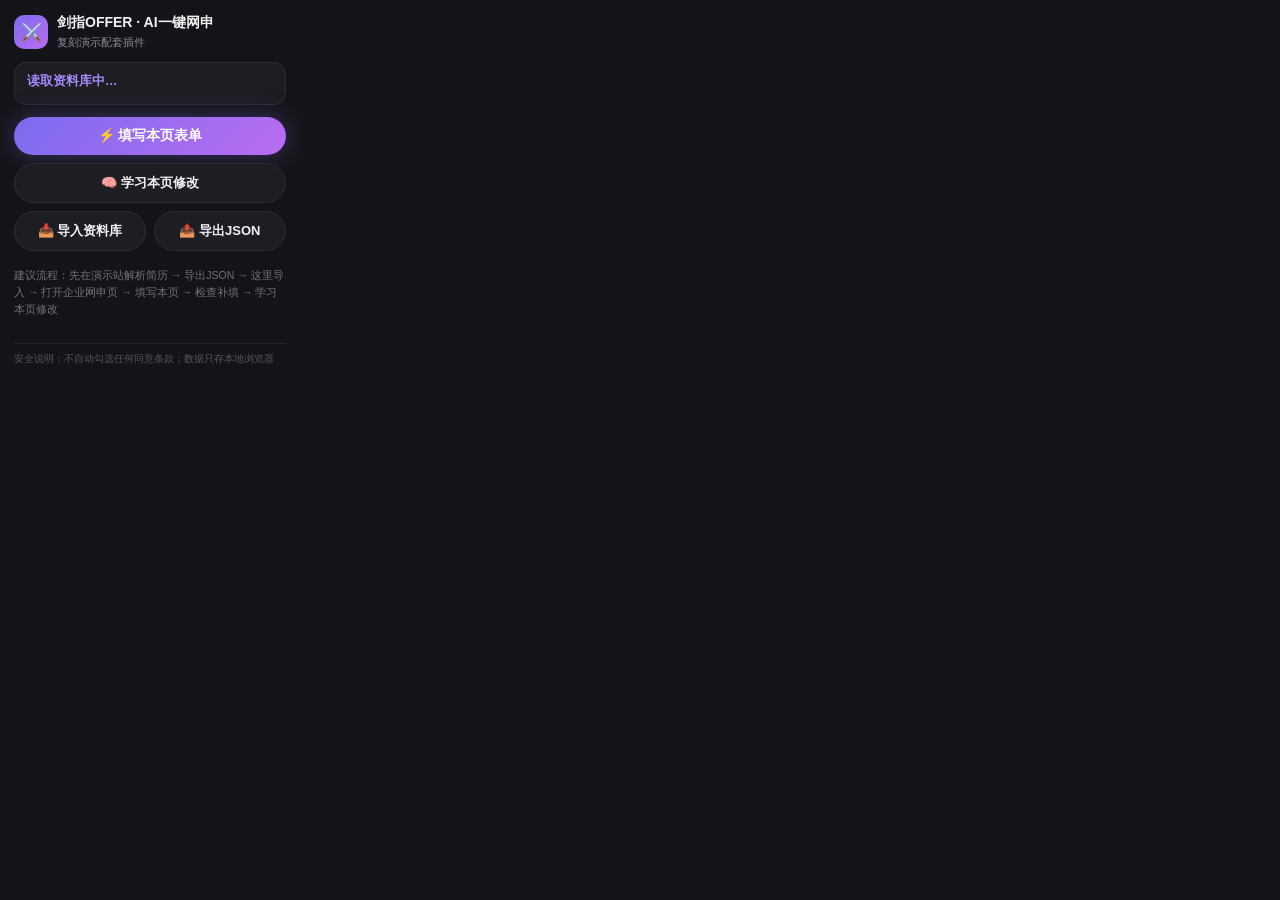
<file: extension/popup.html>
<!DOCTYPE html>
<html lang="zh-CN">
<head>
  <meta charset="UTF-8">
  <link rel="stylesheet" href="popup.css">
</head>
<body>
  <header>
    <span class="logo">⚔️</span>
    <div>
      <b>剑指OFFER · AI一键网申</b>
      <span>复刻演示配套插件</span>
    </div>
  </header>

  <div class="profile-box">
    <p id="sum" class="sum">读取资料库中…</p>
    <p id="detail" class="mini"></p>
  </div>

  <button id="fillBtn" class="primary">⚡ 填写本页表单</button>
  <button id="learnBtn">🧠 学习本页修改</button>
  <div class="row">
    <button id="importBtn">📥 导入资料库</button>
    <button id="exportBtn">📤 导出JSON</button>
  </div>
  <p class="tip">建议流程：先在演示站解析简历 → 导出JSON → 这里导入 → 打开企业网申页 → 填写本页 → 检查补填 → 学习本页修改</p>
  <p id="status" class="status"></p>
  <p class="foot">安全说明：不自动勾选任何同意条款；数据只存本地浏览器</p>
  <input type="file" id="fileInput" accept=".json,application/json" hidden>
  <script src="shared.js"></script>
  <script src="popup.js"></script>
</body>
</html>
</file>
<file: css/style.css>
/* ============================================================
   剑指OFFER · 复刻演示 —— 全站样式（深浅双主题）
   ============================================================ */

/* ---------- 主题变量 ---------- */
:root,
html[data-theme="dark"] {
  --bg: #0e0e10;
  --bg-soft: #131316;
  --card: #1a1a1e;
  --card-2: #212128;
  --border: #2a2a31;
  --border-soft: #232329;
  --text: #f2f2f5;
  --text-2: #a6a6b3;
  --text-3: #71717e;
  --accent: #7c6cf0;
  --accent-2: #a78bfa;
  --accent-deep: #6d5ce7;
  --accent-contrast: #ffffff;
  --grad: linear-gradient(135deg, #7c6cf0 0%, #b96cf0 100%);
  --watermark: rgba(124, 108, 240, 0.09);
  --shadow-card: 0 10px 30px rgba(0, 0, 0, 0.45);
  --shadow-pop: 0 20px 60px rgba(0, 0, 0, 0.55);
  --glow: 0 0 42px rgba(124, 108, 240, 0.35);
  --nav-bg: rgba(18, 18, 22, 0.72);
  --code-bg: #26262e;
  --ok: #38b26a;
  --warn: #f5b942;
  --bad: #ef5b6e;
  color-scheme: dark;
}

html[data-theme="light"] {
  --bg: #f4f4f7;
  --bg-soft: #ececf2;
  --card: #ffffff;
  --card-2: #f5f4fb;
  --border: #e2e2ea;
  --border-soft: #eaeaef;
  --text: #191922;
  --text-2: #55555f;
  --text-3: #8b8b96;
  --accent: #6d5ce7;
  --accent-2: #8b5cf6;
  --accent-deep: #5b4bd6;
  --accent-contrast: #ffffff;
  --grad: linear-gradient(135deg, #6d5ce7 0%, #a855f7 100%);
  --watermark: rgba(109, 92, 231, 0.08);
  --shadow-card: 0 10px 30px rgba(60, 60, 100, 0.10);
  --shadow-pop: 0 20px 60px rgba(60, 60, 100, 0.16);
  --glow: 0 0 42px rgba(109, 92, 231, 0.22);
  --nav-bg: rgba(255, 255, 255, 0.72);
  --code-bg: #ecebf6;
  --ok: #2e9e5b;
  --warn: #c98a1b;
  --bad: #d64555;
  color-scheme: light;
}

/* ---------- 基础 ---------- */
* { margin: 0; padding: 0; box-sizing: border-box; }
html { scroll-behavior: smooth; }
body {
  font-family: -apple-system, BlinkMacSystemFont, "Segoe UI", Roboto, "PingFang SC",
    "Hiragino Sans GB", "Microsoft YaHei", "Helvetica Neue", sans-serif;
  background: var(--bg);
  color: var(--text);
  line-height: 1.6;
  -webkit-font-smoothing: antialiased;
  overflow-x: hidden;
  transition: background 0.35s ease, color 0.35s ease;
}
a { color: inherit; text-decoration: none; }
ul, ol { list-style: none; }
button { font-family: inherit; cursor: pointer; border: none; background: none; color: inherit; }
input, select, textarea { font-family: inherit; }
::selection { background: var(--accent); color: #fff; }

.sr-only { position: absolute; width: 1px; height: 1px; clip: rect(0 0 0 0); overflow: hidden; white-space: nowrap; }

/* ---------- 按钮 ---------- */
.btn {
  display: inline-flex; align-items: center; justify-content: center; gap: 6px;
  border-radius: 999px; font-weight: 600; letter-spacing: 0.02em;
  transition: transform 0.18s ease, box-shadow 0.18s ease, background 0.18s ease,
    border-color 0.18s ease, color 0.18s ease, opacity 0.18s;
  white-space: nowrap;
}
.btn:active { transform: scale(0.97); }
.btn:disabled { opacity: 0.55; cursor: not-allowed; transform: none; }
.btn-primary {
  background: var(--grad); color: var(--accent-contrast);
  padding: 12px 28px; font-size: 15px; box-shadow: var(--glow);
}
.btn-primary:hover { transform: translateY(-2px); filter: brightness(1.08); }
.btn-ghost {
  border: 1px solid var(--border); color: var(--text);
  padding: 12px 26px; font-size: 15px; background: var(--card);
}
.btn-ghost:hover { border-color: var(--accent); color: var(--accent); transform: translateY(-2px); }
.btn-danger {
  border: 1px solid rgba(239, 91, 110, 0.4); color: var(--bad);
  padding: 7px 16px; font-size: 13px; background: transparent; border-radius: 10px;
}
.btn-danger:hover { background: rgba(239, 91, 110, 0.12); }
.btn-lg { padding: 15px 36px; font-size: 16px; }
.btn-sm { padding: 8px 18px; font-size: 13px; }
.btn-block { width: 100%; }
.btn-xs { padding: 4px 12px; font-size: 12px; border-radius: 8px; }

.icon-btn {
  width: 38px; height: 38px; border-radius: 50%;
  display: inline-flex; align-items: center; justify-content: center;
  font-size: 16px; border: 1px solid var(--border);
  background: var(--card); transition: 0.2s;
}
.icon-btn:hover { border-color: var(--accent); transform: translateY(-1px); }

/* ============================================================
   顶部导航
   ============================================================ */
.topbar { position: fixed; top: 14px; left: 0; right: 0; z-index: 100; display: flex; justify-content: center; padding: 0 16px; }
.topbar-inner {
  width: min(1200px, 100%);
  display: flex; align-items: center; gap: 18px;
  background: var(--nav-bg);
  -webkit-backdrop-filter: blur(18px); backdrop-filter: blur(18px);
  border: 1px solid var(--border);
  border-radius: 999px;
  padding: 8px 10px 8px 18px;
  box-shadow: 0 8px 32px rgba(0, 0, 0, 0.25);
}
.brand { display: inline-flex; align-items: center; gap: 9px; font-weight: 800; font-size: 16px; }
.brand-logo {
  width: 32px; height: 32px; border-radius: 10px; background: var(--grad);
  display: inline-flex; align-items: center; justify-content: center; font-size: 16px;
  box-shadow: var(--glow);
}
.topnav { display: flex; gap: 4px; margin-left: auto; flex-wrap: nowrap; overflow-x: auto; scrollbar-width: none; }
.topnav::-webkit-scrollbar { display: none; }
.topnav a { padding: 7px 13px; border-radius: 999px; font-size: 14px; color: var(--text-2); transition: 0.2s; white-space: nowrap; }
.topnav a:hover { color: var(--text); background: var(--card-2); }
.topnav a.is-active { color: var(--accent); background: var(--code-bg); font-weight: 700; }
.topbar-actions { display: flex; align-items: center; gap: 10px; }
.menu-btn { display: none; flex-direction: column; gap: 4px; }
.menu-btn span { width: 17px; height: 2px; background: var(--text); border-radius: 2px; transition: 0.25s; }
.menu-btn.open span:nth-child(1) { transform: translateY(6px) rotate(45deg); }
.menu-btn.open span:nth-child(2) { opacity: 0; }
.menu-btn.open span:nth-child(3) { transform: translateY(-6px) rotate(-45deg); }

/* ============================================================
   布局：左侧 Dock + 内容
   ============================================================ */
.layout { display: grid; grid-template-columns: 88px 1fr; max-width: 1440px; margin: 0 auto; padding: 0 20px; }
.dock {
  position: sticky; top: 78px; align-self: start;
  height: calc(100vh - 92px);
  width: 88px;
  display: flex; flex-direction: column; align-items: center;
  padding: 12px 0 10px;
  border-right: 1px solid var(--border-soft);
  overflow-y: auto; scrollbar-width: none;
}
.dock::-webkit-scrollbar { display: none; }
.dock-logo { display: flex; align-items: center; gap: 6px; margin-bottom: 8px; }
.dock-logo > span:first-child {
  width: 36px; height: 36px; border-radius: 12px; background: var(--grad);
  display: flex; align-items: center; justify-content: center; font-size: 18px;
  box-shadow: var(--glow);
}
.dock-nav { display: flex; flex-direction: column; align-items: center; gap: 4px; width: 100%; }
.dock-group { font-size: 9.5px; color: var(--text-3); letter-spacing: 0.12em; margin: 8px 0 2px; text-transform: uppercase; white-space: nowrap; }
.dock-nav a, .dock-login {
  display: flex; flex-direction: column; align-items: center; gap: 3px;
  width: 68px; padding: 5px 0; border-radius: 12px;
  transition: 0.2s; color: var(--text-2);
}
.dock-ico {
  width: 32px; height: 32px; border-radius: 10px; background: var(--card);
  border: 1px solid var(--border);
  display: flex; align-items: center; justify-content: center; font-size: 15px;
  transition: 0.2s;
}
.dock-txt { font-size: 10px; }
.dock-nav a:hover, .dock-login:hover { color: var(--text); }
.dock-nav a:hover .dock-ico, .dock-login:hover .dock-ico { border-color: var(--accent); box-shadow: var(--glow); transform: translateY(-2px); }
.dock-nav a.is-active { color: var(--accent); font-weight: 700; }
.dock-nav a.is-active .dock-ico { border-color: var(--accent); box-shadow: var(--glow); }
.dock-captain { margin-top: auto; display: flex; flex-direction: column; align-items: center; width: 100%; padding-bottom: 4px; }
.dock-captain .dock-group { margin-top: 0; }
.dock-captain .dock-ico { background: var(--grad); color: #fff; border-color: transparent; }

.content { min-width: 0; padding-left: 34px; }

/* ============================================================
   Hero（首页）
   ============================================================ */
.hero { position: relative; min-height: 92vh; display: flex; align-items: center; padding: 130px 10px 70px; overflow: hidden; }
#starfield { position: absolute; inset: 0; width: 100%; height: 100%; }
.hero-glow {
  position: absolute; top: -180px; right: -120px;
  width: 640px; height: 640px; border-radius: 50%;
  background: radial-gradient(circle, rgba(124, 108, 240, 0.22) 0%, transparent 62%);
  pointer-events: none;
}
html[data-theme="light"] .hero-glow { opacity: 0.55; }
.hero-inner { position: relative; z-index: 2; width: 100%; display: grid; grid-template-columns: 1.15fr 0.85fr; gap: 40px; align-items: center; }
.hero-badge {
  display: inline-flex; align-items: center; gap: 8px;
  font-size: 13px; color: var(--text-2);
  border: 1px solid var(--border); background: var(--card);
  padding: 6px 14px; border-radius: 999px; margin-bottom: 22px;
}
.hero-badge .dot { width: 8px; height: 8px; border-radius: 50%; background: var(--accent); box-shadow: 0 0 10px var(--accent); animation: pulse 2s infinite; }
@keyframes pulse { 50% { opacity: 0.4; } }
.hero-title { font-size: clamp(38px, 5.2vw, 62px); line-height: 1.16; font-weight: 900; letter-spacing: 0.01em; margin-bottom: 20px; }
.hero-title em { font-style: normal; background: var(--grad); -webkit-background-clip: text; background-clip: text; -webkit-text-fill-color: transparent; color: transparent; }
.hero-sub { font-size: 16.5px; color: var(--text-2); margin-bottom: 34px; max-width: 560px; }
.hero-cta { display: flex; gap: 14px; flex-wrap: wrap; margin-bottom: 42px; }
.hero-stats { display: flex; gap: 38px; flex-wrap: wrap; }
.hero-stats li { display: flex; flex-direction: column; }
.hero-stats strong { font-size: 26px; font-weight: 800; }
.hero-stats span { font-size: 12.5px; color: var(--text-3); }

/* ---- CSS 机器人（原创绘制） ---- */
.hero-art { position: relative; display: flex; align-items: center; justify-content: center; min-height: 380px; }
.art-robot { position: relative; width: 220px; animation: floaty 5s ease-in-out infinite; }
@keyframes floaty { 50% { transform: translateY(-14px); } }
.art-head {
  position: relative; z-index: 2; width: 150px; height: 118px; margin: 0 auto;
  background: var(--grad); border-radius: 76px 76px 26px 26px;
  box-shadow: var(--shadow-pop), inset 0 -8px 22px rgba(0, 0, 0, 0.18);
}
.art-eye { position: absolute; top: 44px; width: 22px; height: 28px; background: #fff; border-radius: 50%; box-shadow: inset 0 0 0 4px #14141c; }
.art-eye.left { left: 36px; }
.art-eye.right { right: 36px; }
.art-antenna { position: absolute; top: -26px; left: 50%; transform: translateX(-50%); width: 4px; height: 30px; background: var(--accent-2); border-radius: 4px; }
.art-antenna i { position: absolute; top: -10px; left: 50%; transform: translateX(-50%); width: 14px; height: 14px; border-radius: 50%; background: var(--accent-2); box-shadow: 0 0 16px var(--accent-2); animation: pulse 1.6s infinite; }
.art-body {
  position: relative; z-index: 1; width: 176px; margin: -14px auto 0;
  background: var(--card); border: 1px solid var(--border); border-radius: 26px;
  padding: 26px 20px 22px; text-align: center; box-shadow: var(--shadow-card);
}
.art-screen { font-size: 30px; font-weight: 900; letter-spacing: 0.06em; background: var(--grad); -webkit-background-clip: text; background-clip: text; -webkit-text-fill-color: transparent; color: transparent; }
.art-screen span { font-size: 15px; display: block; letter-spacing: 0.4em; margin-top: 2px; }
.art-arm { position: absolute; top: 34px; width: 14px; height: 74px; background: var(--grad); border-radius: 10px; opacity: 0.9; }
.art-arm.left { left: -26px; transform: rotate(18deg); animation: waveL 3.2s ease-in-out infinite; }
.art-arm.right { right: -26px; transform: rotate(-18deg); animation: waveR 3.2s ease-in-out infinite; }
@keyframes waveL { 50% { transform: rotate(34deg); } }
@keyframes waveR { 50% { transform: rotate(-34deg); } }
.art-base { width: 96px; height: 16px; margin: -6px auto 0; background: var(--card-2); border: 1px solid var(--border); border-radius: 0 0 40px 40px; }
.art-shadow { width: 180px; height: 18px; margin: 14px auto 0; background: radial-gradient(ellipse, rgba(124, 108, 240, 0.30) 0%, transparent 68%); border-radius: 50%; }
.art-chip {
  position: absolute; font-size: 13px; font-weight: 600;
  background: var(--card); border: 1px solid var(--border);
  padding: 8px 14px; border-radius: 999px;
  box-shadow: var(--shadow-card);
  animation: floaty 4.4s ease-in-out infinite; white-space: nowrap;
}
.art-chip.c1 { top: 12%; left: 0; animation-delay: 0.4s; }
.art-chip.c2 { top: 44%; right: -4%; animation-delay: 1.2s; }
.art-chip.c3 { bottom: 10%; left: 6%; animation-delay: 2s; }
.scroll-hint {
  position: absolute; bottom: 26px; left: 50%; transform: translateX(-50%);
  width: 26px; height: 42px; border: 2px solid var(--text-3); border-radius: 16px;
  display: flex; justify-content: center; padding-top: 7px;
}
.scroll-hint span { width: 4px; height: 9px; border-radius: 4px; background: var(--accent); animation: drop 1.6s infinite; }
@keyframes drop { 60% { transform: translateY(12px); opacity: 0.2; } 100% { opacity: 1; } }

/* ============================================================
   工具卡片网格（首页）
   ============================================================ */
.tools { padding: 30px 6px 10px; }
.tools-grid { display: grid; grid-template-columns: repeat(4, 1fr); gap: 18px; }
.tool-card {
  position: relative; background: var(--card); border: 1px solid var(--border);
  border-radius: 18px; padding: 18px 18px 16px;
  transition: transform 0.22s ease, box-shadow 0.22s ease, border-color 0.22s ease;
  overflow: hidden; display: flex; flex-direction: column;
}
.tool-card:hover { transform: translateY(-6px); box-shadow: var(--shadow-pop); border-color: var(--accent); }
.tool-num { position: absolute; top: 14px; right: 16px; font-size: 13px; font-weight: 800; color: var(--text-3); font-variant-numeric: tabular-nums; }
.tool-thumb {
  width: 52px; height: 52px; border-radius: 15px;
  display: flex; align-items: center; justify-content: center;
  font-size: 26px; margin-bottom: 14px; border: 1px solid rgba(255, 255, 255, 0.08);
}
.t-purple { background: linear-gradient(135deg, #7c6cf0, #6d5ce7); }
.t-blue   { background: linear-gradient(135deg, #4f8cf0, #3d6fe0); }
.t-pink   { background: linear-gradient(135deg, #e869d4, #c558c9); }
.t-cyan   { background: linear-gradient(135deg, #3fc8d8, #2ea8b8); }
.t-green  { background: linear-gradient(135deg, #52c98a, #3ba86c); }
.t-orange { background: linear-gradient(135deg, #f09a4f, #e07d3d); }
.t-teal   { background: linear-gradient(135deg, #4fb8a6, #3d9a8a); }
.tool-name { font-size: 16px; font-weight: 700; display: flex; align-items: center; gap: 8px; }
.hot { font-size: 10px; font-weight: 800; color: #fff; background: linear-gradient(135deg, #f0524f, #e0243d); padding: 2px 7px; border-radius: 6px; letter-spacing: 0.06em; }
.tag-free { font-size: 10px; font-weight: 800; color: var(--ok); border: 1px solid var(--ok); padding: 1px 7px; border-radius: 6px; }
.tool-users { font-size: 12px; color: var(--accent); font-weight: 600; margin: 3px 0 8px; }
.tool-desc { font-size: 13px; color: var(--text-2); }

/* ============================================================
   站名分隔区 / 章节水印
   ============================================================ */
.site-divider { text-align: center; padding: 84px 10px 66px; }
.site-title { font-size: clamp(26px, 3.4vw, 40px); font-weight: 900; }
.site-title i, .section-title i { font-style: normal; color: var(--accent); }
.site-slogan { margin-top: 12px; font-size: 16px; color: var(--text-2); letter-spacing: 0.28em; }
.site-slogan::before, .site-slogan::after { content: "—"; color: var(--accent); margin: 0 12px; }

.tool-section { position: relative; padding: 74px 6px 66px; border-top: 1px solid var(--border-soft); overflow: hidden; }
.watermark {
  position: absolute; top: -52px; right: -18px;
  font-size: clamp(180px, 24vw, 340px); font-weight: 900; line-height: 1;
  color: var(--watermark); pointer-events: none; user-select: none; letter-spacing: -0.04em;
}
.section-head { position: relative; z-index: 2; max-width: 720px; }
.section-title { font-size: clamp(22px, 2.6vw, 30px); font-weight: 800; margin-bottom: 12px; }
.section-sub { font-size: 15.5px; color: var(--text-2); margin-bottom: 20px; }
.section-tags { display: inline-block; font-size: 13px; color: var(--accent); background: var(--card); border: 1px solid var(--border); border-radius: 999px; padding: 5px 14px; margin-bottom: 20px; }
.section-head .btn { margin-bottom: 22px; }

.feature-tabs { display: flex; gap: 10px; flex-wrap: wrap; }
.ftab {
  padding: 8px 16px; border-radius: 999px;
  font-size: 13px; font-weight: 600; color: var(--text-2);
  border: 1px solid var(--border); background: var(--card); transition: 0.2s;
}
.ftab:hover { color: var(--text); border-color: var(--accent); }
.ftab.is-active { background: var(--grad); color: var(--accent-contrast); border-color: transparent; box-shadow: var(--glow); }

.section-body { position: relative; z-index: 2; display: grid; grid-template-columns: 1.1fr 0.9fr; gap: 38px; align-items: center; margin-top: 34px; }
.tool-section.flip .section-body .poster { order: 2; }
.section-text p { font-size: 15px; color: var(--text-2); margin-bottom: 14px; }
.section-text p:first-child { color: var(--text); }
.section-text .sign { color: var(--text-3); font-weight: 600; text-align: right; }
.section-text.wide { position: relative; z-index: 2; margin-top: 36px; max-width: 980px; }
.section-text.wide p { color: var(--text-2); }
.section-text.wide b { color: var(--text); }

.trio-grid { position: relative; z-index: 2; display: grid; grid-template-columns: repeat(3, 1fr); gap: 18px; margin-top: 34px; }
.trio-card { background: var(--card); border: 1px solid var(--border); border-radius: 18px; padding: 20px; transition: 0.22s; }
.trio-card:hover { transform: translateY(-5px); box-shadow: var(--shadow-card); border-color: var(--accent); }
.trio-tag { display: inline-block; font-size: 11px; font-weight: 800; letter-spacing: 0.08em; color: var(--accent); background: var(--code-bg); padding: 3px 10px; border-radius: 6px; margin-bottom: 12px; }
.trio-card h4 { font-size: 15.5px; font-weight: 700; margin-bottom: 12px; }
.trio-card p { font-size: 13.5px; color: var(--text-2); }

.quad-grid { position: relative; z-index: 2; display: grid; grid-template-columns: repeat(4, 1fr); gap: 18px; margin-top: 34px; }
.quad-card { background: var(--card); border: 1px solid var(--border); border-radius: 18px; padding: 16px; transition: 0.22s; }
.quad-card:hover { transform: translateY(-5px); box-shadow: var(--shadow-card); border-color: var(--accent); }
.quad-card h4 { font-size: 15px; font-weight: 700; margin: 10px 0 6px; }
.quad-card p { font-size: 12.5px; color: var(--text-2); }

/* ============================================================
   海报 / 演示屏幕（首页 CSS 模拟界面）
   ============================================================ */
.poster { border-radius: 20px; overflow: hidden; background: var(--bg-soft); border: 1px solid var(--border); box-shadow: var(--shadow-card); min-height: 320px; }
.poster.mini { min-height: 240px; }
.poster-inner { padding: 18px; height: 100%; }
.mock-title { font-size: 13px; font-weight: 700; color: var(--text-2); margin-bottom: 14px; display: flex; align-items: center; gap: 8px; }
.mock-title .mlang { color: var(--accent); }
.mock-browser { background: var(--card); border: 1px solid var(--border); border-radius: 14px; overflow: hidden; }
.mock-bar { display: flex; align-items: center; gap: 6px; padding: 9px 12px; background: var(--card-2); border-bottom: 1px solid var(--border); }
.mock-bar i { width: 9px; height: 9px; border-radius: 50%; background: var(--text-3); opacity: 0.6; }
.mock-bar i:nth-child(1) { background: #f0524f; }
.mock-bar i:nth-child(2) { background: #f0b54f; }
.mock-bar i:nth-child(3) { background: #52c98a; }
.mock-url { margin-left: 8px; flex: 1; font-size: 11px; color: var(--text-3); background: var(--bg); border-radius: 6px; padding: 4px 10px; }
.mock-fields { padding: 14px 16px 16px; display: flex; flex-direction: column; gap: 10px; }
.mock-field { display: grid; grid-template-columns: 64px 1fr; align-items: center; gap: 10px; font-size: 12px; color: var(--text-2); }
.mock-field .fill { height: 26px; border-radius: 7px; background: var(--bg); border: 1px solid var(--border); position: relative; overflow: hidden; }
.mock-field .fill::after {
  content: ""; position: absolute; inset: 0;
  background: linear-gradient(90deg, transparent, rgba(124, 108, 240, 0.28), transparent);
  transform: translateX(-100%); animation: sweep 1.8s ease-in-out infinite;
}
.mock-field:nth-child(1) .fill::after { animation-delay: 0s; }
.mock-field:nth-child(2) .fill::after { animation-delay: 0.25s; }
.mock-field:nth-child(3) .fill::after { animation-delay: 0.5s; }
.mock-field:nth-child(4) .fill::after { animation-delay: 0.75s; }
@keyframes sweep { 55%, 100% { transform: translateX(100%); } }
.mock-float-btn {
  position: absolute; right: 14px; bottom: 14px;
  background: var(--grad); color: #fff; font-size: 12px; font-weight: 700;
  padding: 9px 16px; border-radius: 999px; box-shadow: var(--glow);
  animation: floaty 3.6s ease-in-out infinite;
}
.mock-jobs { display: flex; flex-direction: column; gap: 10px; }
.mock-job { display: flex; align-items: center; gap: 12px; background: var(--card); border: 1px solid var(--border); border-radius: 12px; padding: 12px 14px; transition: 0.2s; }
.mock-job:hover { border-color: var(--accent); transform: translateX(4px); }
.mock-job .co { width: 36px; height: 36px; border-radius: 10px; flex: none; display: flex; align-items: center; justify-content: center; font-size: 16px; background: var(--card-2); border: 1px solid var(--border); }
.mock-job .info { flex: 1; min-width: 0; }
.mock-job .info b { font-size: 13px; display: block; }
.mock-job .info span { font-size: 11px; color: var(--text-3); }
.match { font-size: 12px; font-weight: 800; color: var(--accent); background: var(--code-bg); border-radius: 999px; padding: 4px 10px; flex: none; }
.match.high { color: var(--ok); background: rgba(56, 178, 106, 0.12); }
.mock-doc { background: var(--card); border: 1px solid var(--border); border-radius: 12px; padding: 16px; }
.mock-doc h5 { font-size: 14px; text-align: center; margin-bottom: 4px; }
.mock-doc .sub { text-align: center; font-size: 10.5px; color: var(--text-3); margin-bottom: 12px; }
.mock-line { height: 8px; border-radius: 4px; background: var(--code-bg); margin-bottom: 7px; }
.mock-line.hl { background: var(--grad); opacity: 0.85; }
.mock-line.w1 { width: 92%; } .mock-line.w2 { width: 76%; } .mock-line.w3 { width: 58%; } .mock-line.w4 { width: 84%; }
.tier-btns { display: flex; gap: 8px; justify-content: center; margin-top: 12px; }
.tier-btn { font-size: 12px; font-weight: 700; padding: 6px 14px; border-radius: 999px; border: 1px solid var(--border); color: var(--text-2); background: var(--card); }
.tier-btn.on { background: var(--grad); color: #fff; border-color: transparent; }
.mock-chips { display: flex; flex-wrap: wrap; gap: 8px; margin-top: 10px; }
.mock-chips i { font-style: normal; font-size: 12px; font-weight: 600; background: var(--code-bg); color: var(--accent); border-radius: 999px; padding: 5px 12px; }
.mock-sheet { overflow: hidden; border-radius: 12px; border: 1px solid var(--border); }
.mock-sheet table { width: 100%; border-collapse: collapse; font-size: 11.5px; }
.mock-sheet th { background: var(--card-2); color: var(--text-2); font-weight: 600; padding: 7px 10px; text-align: left; border-bottom: 1px solid var(--border); white-space: nowrap; }
.mock-sheet td { padding: 7px 10px; border-bottom: 1px solid var(--border-soft); color: var(--text-2); white-space: nowrap; }
.mock-sheet tr td:first-child { color: var(--text); font-weight: 600; }

/* ============================================================
   子页面通用：页头 / 面板 / 表单 / 工具条
   ============================================================ */
.page-hero { position: relative; padding: 120px 6px 30px; }
.page-hero .crumb { font-size: 13px; color: var(--text-3); margin-bottom: 12px; display: inline-flex; align-items: center; gap: 6px; }
.page-hero .crumb a:hover { color: var(--accent); }
.page-title { font-size: clamp(26px, 3.2vw, 38px); font-weight: 900; margin-bottom: 10px; }
.page-title em { font-style: normal; background: var(--grad); -webkit-background-clip: text; background-clip: text; -webkit-text-fill-color: transparent; color: transparent; }
.page-sub { color: var(--text-2); font-size: 15px; max-width: 720px; }
.page-hero .watermark { top: 30px; }

.panel { background: var(--card); border: 1px solid var(--border); border-radius: 18px; padding: 22px; margin-bottom: 22px; }
.panel-title { font-size: 17px; font-weight: 800; margin-bottom: 4px; display: flex; align-items: center; gap: 8px; }
.panel-sub { font-size: 13px; color: var(--text-3); margin-bottom: 16px; }

.form-grid { display: grid; grid-template-columns: 1fr 1fr; gap: 14px; }
.form-grid .span2 { grid-column: span 2; }
.field { margin-bottom: 14px; }
.field label { display: block; font-size: 12.5px; color: var(--text-3); margin-bottom: 6px; font-weight: 600; }
.field input, .field select, .field textarea {
  width: 100%; border-radius: 12px; border: 1px solid var(--border);
  background: var(--bg-soft); color: var(--text); font-size: 14px;
  padding: 11px 14px; outline: none; transition: 0.2s;
}
.field textarea { min-height: 96px; resize: vertical; line-height: 1.6; }
.field input:focus, .field select:focus, .field textarea:focus { border-color: var(--accent); box-shadow: 0 0 0 3px rgba(124, 108, 240, 0.18); }
.field-row { display: grid; grid-template-columns: 1fr 1fr; gap: 14px; }
.field-hint { font-size: 12px; color: var(--text-3); margin-top: 5px; }

.dropzone {
  border: 2px dashed var(--border); border-radius: 14px;
  padding: 26px 18px; text-align: center; color: var(--text-3);
  cursor: pointer; transition: 0.2s; font-size: 13.5px;
}
.dropzone:hover, .dropzone.drag { border-color: var(--accent); color: var(--accent); background: rgba(124, 108, 240, 0.05); }
.dropzone b { display: block; font-size: 15px; color: var(--text); margin-bottom: 4px; }
.dropzone input { display: none; }

.switch { position: relative; display: inline-flex; align-items: center; gap: 8px; cursor: pointer; font-size: 13.5px; color: var(--text-2); }
.switch input { position: absolute; opacity: 0; }
.switch .track { width: 38px; height: 21px; border-radius: 999px; background: var(--code-bg); border: 1px solid var(--border); position: relative; transition: 0.2s; flex: none; }
.switch .track::after { content: ""; position: absolute; top: 2px; left: 2px; width: 15px; height: 15px; border-radius: 50%; background: var(--text-3); transition: 0.2s; }
.switch input:checked + .track { background: var(--grad); border-color: transparent; }
.switch input:checked + .track::after { left: 19px; background: #fff; }

.toolbar { display: flex; gap: 10px; flex-wrap: wrap; align-items: center; margin-bottom: 18px; }
.toolbar .search { flex: 1; min-width: 200px; position: relative; }
.toolbar .search input { width: 100%; border-radius: 999px; border: 1px solid var(--border); background: var(--bg-soft); color: var(--text); padding: 10px 16px 10px 38px; font-size: 14px; outline: none; transition: 0.2s; }
.toolbar .search input:focus { border-color: var(--accent); box-shadow: 0 0 0 3px rgba(124, 108, 240, 0.18); }
.toolbar .search::before { content: "🔍"; position: absolute; left: 14px; top: 50%; transform: translateY(-50%); font-size: 14px; }
.toolbar select { border-radius: 999px; border: 1px solid var(--border); background: var(--card); color: var(--text); padding: 10px 16px; font-size: 13.5px; outline: none; }

.chip { font-size: 12.5px; font-weight: 600; padding: 5px 14px; border-radius: 999px; border: 1px solid var(--border); background: var(--card); color: var(--text-2); transition: 0.2s; }
.chip:hover { border-color: var(--accent); color: var(--accent); }
.chip.is-on { background: var(--grad); color: #fff; border-color: transparent; box-shadow: var(--glow); }

/* ============================================================
   数据表格
   ============================================================ */
.table-wrap { overflow-x: auto; border: 1px solid var(--border); border-radius: 14px; }
.data-table { width: 100%; border-collapse: collapse; font-size: 13.5px; min-width: 720px; }
.data-table th {
  background: var(--card-2); color: var(--text-2); font-weight: 600;
  padding: 11px 14px; text-align: left; border-bottom: 1px solid var(--border); white-space: nowrap;
  position: sticky; top: 0;
}
.data-table td { padding: 11px 14px; border-bottom: 1px solid var(--border-soft); color: var(--text-2); vertical-align: middle; }
.data-table tr:last-child td { border-bottom: none; }
.data-table tr:hover td { background: var(--card-2); }
.data-table td.strong { color: var(--text); font-weight: 700; white-space: nowrap; }
.data-table .row-actions { display: flex; gap: 6px; }
.row-actions button { font-size: 12px; padding: 3px 10px; border-radius: 8px; border: 1px solid var(--border); color: var(--text-2); transition: 0.2s; }
.row-actions button:hover { border-color: var(--accent); color: var(--accent); }
.row-actions button.del:hover { border-color: var(--bad); color: var(--bad); }

.pill-tag { font-size: 11.5px; border-radius: 999px; padding: 3px 10px; font-weight: 700; white-space: nowrap; }
.pill-tag.ok { background: rgba(56, 178, 106, 0.15); color: var(--ok); }
.pill-tag.run { background: rgba(124, 108, 240, 0.15); color: var(--accent); }
.pill-tag.wait { background: var(--code-bg); color: var(--text-3); }
.pill-tag.warn { background: rgba(245, 185, 66, 0.15); color: var(--warn); }
.pill-tag.bad { background: rgba(239, 91, 110, 0.15); color: var(--bad); }
.pill-tag.info { background: rgba(79, 140, 240, 0.15); color: #5f9df5; }

.stat-cards { display: grid; grid-template-columns: repeat(5, 1fr); gap: 14px; margin-bottom: 22px; }
.stat-card { background: var(--card); border: 1px solid var(--border); border-radius: 14px; padding: 16px; }
.stat-card .num { font-size: 26px; font-weight: 900; line-height: 1.2; }
.stat-card .lab { font-size: 12px; color: var(--text-3); display: flex; align-items: center; gap: 6px; margin-top: 2px; }
.stat-card .lab i { width: 8px; height: 8px; border-radius: 50%; display: inline-block; }

.empty-state { text-align: center; padding: 46px 16px; color: var(--text-3); }
.empty-state .ico { font-size: 42px; margin-bottom: 10px; }
.empty-state b { display: block; color: var(--text); font-size: 15px; margin-bottom: 6px; }
.empty-state p { font-size: 13px; margin-bottom: 16px; }

/* ============================================================
   AI找工作：岗位卡片 / 匹配环
   ============================================================ */
.job-list { display: flex; flex-direction: column; gap: 14px; }
.job-card { background: var(--card); border: 1px solid var(--border); border-radius: 16px; padding: 18px; display: flex; gap: 16px; align-items: flex-start; transition: 0.2s; cursor: pointer; }
.job-card:hover { border-color: var(--accent); transform: translateY(-3px); box-shadow: var(--shadow-card); }
.job-card .jco { width: 46px; height: 46px; border-radius: 13px; flex: none; display: flex; align-items: center; justify-content: center; font-size: 20px; font-weight: 800; background: var(--code-bg); color: var(--accent); border: 1px solid var(--border); }
.job-card .jmain { flex: 1; min-width: 0; }
.job-card h4 { font-size: 15.5px; font-weight: 700; margin-bottom: 2px; }
.job-card .jmeta { font-size: 12.5px; color: var(--text-3); display: flex; gap: 10px; flex-wrap: wrap; margin-bottom: 8px; }
.job-card .jtags { display: flex; gap: 6px; flex-wrap: wrap; }
.job-card .jtags i { font-style: normal; font-size: 11.5px; background: var(--code-bg); color: var(--text-2); padding: 2px 10px; border-radius: 999px; }
.job-side { display: flex; flex-direction: column; align-items: flex-end; gap: 8px; flex: none; }
.score-ring { width: 52px; height: 52px; position: relative; }
.score-ring svg { transform: rotate(-90deg); }
.score-ring .bg { stroke: var(--border); }
.score-ring .fg { stroke: var(--accent); transition: stroke-dashoffset 0.8s ease; }
.score-ring .fg.high { stroke: var(--ok); }
.score-ring b { position: absolute; inset: 0; display: flex; align-items: center; justify-content: center; font-size: 12.5px; font-weight: 800; }
.score-ring.na b { font-size: 9px; color: var(--text-3); text-align: center; line-height: 1.2; padding: 4px; }
.jdate { font-size: 11px; color: var(--text-3); }
.remote-badge { font-size: 11px; color: var(--ok); border: 1px solid var(--ok); border-radius: 6px; padding: 1px 7px; font-weight: 700; }

.skeleton { display: flex; flex-direction: column; gap: 14px; }
.skeleton .sk { height: 92px; border-radius: 16px; background: linear-gradient(90deg, var(--card) 25%, var(--card-2) 50%, var(--card) 75%); background-size: 200% 100%; animation: shimmer 1.3s infinite; }
@keyframes shimmer { to { background-position: -200% 0; } }

.detail-desc { font-size: 13.5px; color: var(--text-2); line-height: 1.75; white-space: pre-wrap; max-height: 46vh; overflow-y: auto; padding-right: 6px; }

/* ============================================================
   AI改简历：分析结果 / 关键词 / 编辑器
   ============================================================ */
.seg { display: inline-flex; gap: 4px; background: var(--bg-soft); border-radius: 999px; padding: 5px; margin-bottom: 22px; }
.seg button { padding: 9px 22px; border-radius: 999px; font-size: 13.5px; font-weight: 600; color: var(--text-2); transition: 0.2s; }
.seg button.is-active { background: var(--grad); color: #fff; box-shadow: var(--glow); }

.analyze { display: grid; grid-template-columns: 200px 1fr; gap: 26px; align-items: center; }
.score-big { position: relative; width: 160px; height: 160px; margin: 0 auto; }
.score-big svg { transform: rotate(-90deg); width: 100%; height: 100%; }
.score-big .bg { stroke: var(--border); }
.score-big .fg { stroke: var(--accent); transition: stroke-dashoffset 1s ease; }
.score-big .val { position: absolute; inset: 0; display: flex; flex-direction: column; align-items: center; justify-content: center; }
.score-big .val b { font-size: 34px; font-weight: 900; }
.score-big .val span { font-size: 11.5px; color: var(--text-3); }

.kw-chips { display: flex; flex-wrap: wrap; gap: 8px; margin: 8px 0 16px; }
.kw { font-size: 12.5px; font-weight: 600; border-radius: 999px; padding: 5px 13px; display: inline-flex; align-items: center; gap: 5px; }
.kw.hit { background: rgba(56, 178, 106, 0.13); color: var(--ok); }
.kw.miss { background: rgba(239, 91, 110, 0.10); color: var(--bad); border: 1px dashed rgba(239, 91, 110, 0.5); }
.kw.miss button { font-size: 11px; background: var(--bad); color: #fff; border-radius: 999px; padding: 0 8px; height: 18px; }
.kw-list-title { font-size: 13px; font-weight: 700; color: var(--text-2); }

.rewrite-out { background: var(--bg-soft); border: 1px solid var(--border); border-radius: 14px; padding: 18px; max-height: 480px; overflow-y: auto; }
.rw-line { padding: 9px 12px; border-radius: 10px; margin-bottom: 8px; background: var(--card); border: 1px solid var(--border); font-size: 13.5px; line-height: 1.7; }
.rw-line mark { background: rgba(124, 108, 240, 0.25); color: var(--accent-2); border-radius: 4px; padding: 0 3px; }
.rw-note { font-size: 11.5px; color: var(--warn); margin-top: 4px; }
.rw-header { font-weight: 800; color: var(--accent); background: transparent; border: none; padding: 4px 0; }
.engine-badge { display: inline-block; font-size: 11px; font-weight: 700; border-radius: 6px; padding: 2px 8px; margin-bottom: 12px; }
.engine-badge.rule { background: var(--code-bg); color: var(--text-2); }
.engine-badge.api { background: rgba(56, 178, 106, 0.15); color: var(--ok); }

/* 简历编辑器 */
.resume-toolbar { display: flex; gap: 10px; flex-wrap: wrap; align-items: center; margin-bottom: 18px; }
.tpl-pick { display: flex; gap: 6px; }
.tpl-pick button { width: 40px; height: 40px; border-radius: 12px; border: 1px solid var(--border); background: var(--card); font-weight: 800; font-size: 13px; color: var(--text-2); transition: 0.2s; }
.tpl-pick button:hover { border-color: var(--accent); color: var(--accent); }
.tpl-pick button.on { background: var(--grad); color: #fff; border-color: transparent; box-shadow: var(--glow); }
.sheet-wrap { display: flex; justify-content: center; padding: 10px 0 40px; }
.sheet {
  width: 794px; max-width: 100%; min-height: 1123px;
  background: #ffffff; color: #222226;
  border-radius: 6px; box-shadow: var(--shadow-pop);
  padding: 52px 56px; font-size: 14px; line-height: 1.7;
}
.sheet [contenteditable]:focus { outline: 2px solid rgba(124, 108, 240, 0.5); outline-offset: 2px; border-radius: 3px; }
.sheet [contenteditable]:empty::before { content: attr(data-ph); color: #b8b8c0; }
.sheet h1 { font-size: 28px; text-align: center; letter-spacing: 0.1em; color: #191922; }
.sheet .rsub { text-align: center; font-size: 12.5px; color: #6a6a74; margin-top: 4px; }
.sheet .rcontact { text-align: center; font-size: 12px; color: #6a6a74; margin: 8px 0 4px; }
.sheet h2 { font-size: 15px; margin: 22px 0 8px; padding-bottom: 4px; border-bottom: 2px solid #191922; letter-spacing: 0.06em; }
.sheet h2 span { color: #6d5ce7; margin-right: 8px; }
.sheet .ritem { margin-bottom: 10px; }
.sheet .ritem b { font-size: 14px; }
.sheet .ritem .rmeta { font-size: 12px; color: #6a6a74; margin-left: 8px; }
.sheet .ritem ul { margin: 4px 0 0 2px; }
.sheet .ritem li { font-size: 13px; color: #3c3c44; padding-left: 14px; position: relative; margin-bottom: 3px; }
.sheet .ritem li::before { content: "•"; position: absolute; left: 2px; color: #6d5ce7; }
.sheet .skills-line { font-size: 13px; color: #3c3c44; }

/* 模板B：极简黑白（与A同构，纯CSS换肤） */
.sheet.tpl-b .rhead h1, .sheet.tpl-b h1 { text-align: left; letter-spacing: 0.06em; }
.sheet.tpl-b .rhead .rsub, .sheet.tpl-b .rhead .rcontact { text-align: left; }
.sheet.tpl-b { border-left: 10px solid #17171d; border-radius: 2px; }
.sheet.tpl-b h2 { border-bottom: 1.5px solid #17171d; letter-spacing: 0.2em; }
.sheet.tpl-b h2 span { color: #17171d; }
.sheet.tpl-b .ritem b { font-size: 15px; }
.sheet.tpl-b .ritem li::before { color: #17171d; }

.sheet.tpl-c h1 { letter-spacing: 0.02em; }
.sheet.tpl-c .rhead { background: linear-gradient(135deg, #6d5ce7, #a855f7); margin: -52px -56px 0; padding: 44px 56px 22px; }
.sheet.tpl-c .rhead h1 { color: #fff; }
.sheet.tpl-c .rhead .rsub, .sheet.tpl-c .rhead .rcontact { color: rgba(255, 255, 255, 0.85); }
.sheet.tpl-c h2 { border-bottom: 2px solid #6d5ce7; }
.sheet.tpl-c h2 span { color: #6d5ce7; }

.sheet.tpl-d { font-family: Georgia, "Times New Roman", "Songti SC", SimSun, serif; }
.sheet.tpl-d h1 { font-size: 30px; }
.sheet.tpl-d h2 { border-bottom: 1px solid #191922; letter-spacing: 0.2em; }
.sheet.tpl-d h2 span { color: #191922; }
.sheet.tpl-d .ritem b { font-size: 15px; }

.auto-page-note { font-size: 12px; color: var(--text-3); text-align: center; margin-top: -30px; margin-bottom: 20px; }

/* ============================================================
   AI填网申：步骤 / 打字填充动画
   ============================================================ */
.steps { display: grid; grid-template-columns: repeat(3, 1fr); gap: 16px; margin-bottom: 8px; }
.step { background: var(--card); border: 1px solid var(--border); border-radius: 14px; padding: 18px; text-align: center; }
.step .n { width: 34px; height: 34px; border-radius: 50%; background: var(--grad); color: #fff; font-weight: 800; display: flex; align-items: center; justify-content: center; margin: 0 auto 10px; }
.step b { display: block; font-size: 14px; margin-bottom: 4px; }
.step p { font-size: 12.5px; color: var(--text-2); }

.mock-form-card { position: relative; background: var(--bg-soft); border: 1px solid var(--border); border-radius: 16px; padding: 22px; }
.mock-form-head { display: flex; align-items: center; gap: 10px; padding-bottom: 14px; border-bottom: 1px solid var(--border); margin-bottom: 18px; }
.mock-form-head .co-logo { width: 40px; height: 40px; border-radius: 12px; background: var(--grad); display: flex; align-items: center; justify-content: center; font-size: 18px; }
.mock-form-head b { display: block; font-size: 15px; }
.mock-form-head span { font-size: 12px; color: var(--text-3); }
.fill-flash { border-color: var(--accent) !important; box-shadow: 0 0 0 3px rgba(124, 108, 240, 0.25) !important; transition: 0.3s; }
.caret { display: inline-block; width: 1px; background: var(--accent); animation: caret 0.8s steps(1) infinite; }
@keyframes caret { 50% { opacity: 0; } }

/* 资料库完整度 / 学习字段 */
.badge-soft {
  display: inline-block; font-size: 11px; font-weight: 700;
  color: var(--accent); background: var(--code-bg);
  border-radius: 999px; padding: 2px 10px; margin-left: 8px; vertical-align: middle;
}
.panel-flash { animation: panelFlash 1.8s ease; }
@keyframes panelFlash {
  0%, 25% { box-shadow: 0 0 0 3px rgba(124, 108, 240, 0.55); border-color: var(--accent); }
  100% { box-shadow: none; }
}
.need-learn > label::after {
  content: "待学习"; font-size: 10px; font-weight: 800;
  color: var(--warn); border: 1px dashed var(--warn);
  border-radius: 6px; padding: 1px 6px; margin-left: 8px; vertical-align: middle;
}
.need-learn input, .need-learn select, .need-learn textarea { border-style: dashed; border-color: var(--warn); }
.learned-head { font-size: 13px; font-weight: 700; color: var(--warn); margin: 16px 0 4px; }
.unlearn-btn {
  font-size: 10px; color: var(--text-3); border: 1px solid var(--border);
  border-radius: 6px; padding: 0 6px; margin-left: 8px; transition: 0.2s; vertical-align: middle;
}
.unlearn-btn:hover { color: var(--bad); border-color: var(--bad); }

.profile-grid { display: grid; grid-template-columns: 1fr 1fr; gap: 0 18px; }

/* ============================================================
   弹窗 / Toast / 返回顶部 / 滚动出现
   ============================================================ */
.modal { position: fixed; inset: 0; z-index: 200; display: flex; align-items: center; justify-content: center; padding: 20px; }
.modal[hidden] { display: none; }
.modal-mask { position: absolute; inset: 0; background: rgba(0, 0, 0, 0.6); -webkit-backdrop-filter: blur(6px); backdrop-filter: blur(6px); }
.modal-card {
  position: relative; width: min(400px, 100%);
  background: var(--card); border: 1px solid var(--border);
  border-radius: 22px; padding: 30px 28px 24px;
  box-shadow: var(--shadow-pop);
  animation: popIn 0.28s cubic-bezier(0.34, 1.56, 0.64, 1);
  max-height: 88vh; overflow-y: auto;
}
.modal-wide { width: min(560px, 100%); }
@keyframes popIn { from { transform: scale(0.9) translateY(14px); opacity: 0; } }
.modal-close { position: absolute; top: 14px; right: 16px; font-size: 24px; color: var(--text-3); line-height: 1; transition: 0.2s; }
.modal-close:hover { color: var(--text); transform: rotate(90deg); }
.modal-title { font-size: 18px; font-weight: 800; margin-bottom: 6px; }
.modal-sub { font-size: 12.5px; color: var(--text-3); margin-bottom: 16px; }
.modal-tabs { display: flex; gap: 6px; background: var(--bg-soft); border-radius: 999px; padding: 5px; margin-bottom: 22px; }
.mtab { flex: 1; padding: 9px 0; border-radius: 999px; font-size: 13.5px; font-weight: 600; color: var(--text-2); transition: 0.2s; }
.mtab.is-active { background: var(--grad); color: #fff; box-shadow: var(--glow); }
.group-title { font-size: 13px; color: var(--accent); font-weight: 800; letter-spacing: 0.04em; margin: 18px 0 10px; }
.modal-actions { display: flex; gap: 12px; margin-top: 20px; }
.modal-actions .btn { flex: 1; }
.field input[readonly], .field input:disabled { opacity: 0.7; }
.code-row { display: flex; gap: 10px; }
.code-row input { flex: 1; }
.code-row .btn { flex: none; }
.modal-tip { font-size: 11.5px; color: var(--text-3); text-align: center; margin-top: 16px; }
.qr-demo { text-align: center; padding: 8px 0 4px; }
.qr-grid {
  width: 168px; height: 168px; margin: 0 auto 14px;
  border: 1px solid var(--border); border-radius: 14px; padding: 14px;
  background: repeating-conic-gradient(var(--text) 0 25%, transparent 0 50%) 0 0 / 21px 21px, var(--bg-soft);
  opacity: 0.85;
}
.qr-demo p { font-size: 12.5px; color: var(--text-3); }

.toast {
  position: fixed; left: 50%; bottom: 34px; transform: translate(-50%, 20px);
  background: var(--card); border: 1px solid var(--border);
  color: var(--text); font-size: 13.5px; font-weight: 600;
  border-radius: 999px; padding: 11px 22px;
  box-shadow: var(--shadow-pop); z-index: 300;
  opacity: 0; pointer-events: none; transition: 0.3s; max-width: 84vw;
}
.toast.show { opacity: 1; transform: translate(-50%, 0); }

.backtop {
  position: fixed; right: 26px; bottom: 26px; z-index: 90;
  width: 44px; height: 44px; border-radius: 50%;
  background: var(--grad); color: #fff; font-size: 18px;
  box-shadow: var(--glow); opacity: 0; visibility: hidden; transform: translateY(12px); transition: 0.3s;
}
.backtop.show { opacity: 1; visibility: visible; transform: translateY(0); }
.backtop:hover { transform: translateY(-3px); }

.reveal { opacity: 0; transform: translateY(28px); transition: opacity 0.7s ease, transform 0.7s ease; }
.reveal.in { opacity: 1; transform: none; }
@media (prefers-reduced-motion: reduce) {
  .reveal { opacity: 1; transform: none; transition: none; }
  *, *::before, *::after { animation-duration: 0.001s !important; }
}

/* ============================================================
   页脚
   ============================================================ */
.footer { margin-top: 70px; border-top: 1px solid var(--border); padding: 70px 6px 40px; }
.footer-cta { text-align: center; margin-bottom: 60px; }
.footer-cta h2 { font-size: clamp(24px, 3.4vw, 40px); font-weight: 900; margin-bottom: 26px; }
.footer-brand { text-align: center; margin-bottom: 44px; }
.footer-brand .brand { justify-content: center; margin-bottom: 12px; }
.footer-tag { font-size: 13px; color: var(--text-2); }
.footer-copy { font-size: 12px; color: var(--text-3); margin-top: 6px; }
.footer-cols { display: grid; grid-template-columns: repeat(3, 1fr); gap: 24px; max-width: 760px; margin: 0 auto; }
.fcol { display: flex; flex-direction: column; gap: 9px; }
.fcol h4 { font-size: 13px; color: var(--text-3); font-weight: 700; letter-spacing: 0.06em; margin-bottom: 4px; }
.fcol a { font-size: 13px; color: var(--text-2); transition: 0.2s; width: fit-content; }
.fcol a:hover { color: var(--accent); }

/* ============================================================
   打印（简历导出PDF）
   ============================================================ */
@media print {
  body { background: #fff; }
  .topbar, .dock, .footer, .backtop, .toast, .modal, .page-hero, .resume-toolbar,
  .no-print, .panel:not(.print-keep) { display: none !important; }
  .layout { display: block; padding: 0; max-width: none; }
  .content { padding: 0; }
  .sheet-wrap { padding: 0; }
  .sheet { box-shadow: none; border-radius: 0; width: 100%; min-height: auto; padding: 40px 44px; }
  .sheet.tpl-c .rhead { margin: -40px -44px 0; }
  @page { margin: 10mm; }
}

/* ============================================================
   响应式
   ============================================================ */
@media (max-width: 1360px) { .tools-grid { grid-template-columns: repeat(3, 1fr); } }
@media (max-width: 1100px) {
  .layout { grid-template-columns: 1fr; }
  .dock { display: none; }
  .content { padding-left: 0; }
}
@media (max-width: 1080px) {
  .hero-inner { grid-template-columns: 1fr; }
  .hero-art { min-height: 300px; order: -1; }
  .section-body { grid-template-columns: 1fr; }
  .tool-section.flip .section-body .poster { order: 0; }
  .trio-grid { grid-template-columns: 1fr 1fr; }
  .quad-grid { grid-template-columns: 1fr 1fr; }
  .stat-cards { grid-template-columns: repeat(3, 1fr); }
  .analyze { grid-template-columns: 1fr; }
  .steps { grid-template-columns: 1fr; }
}
@media (max-width: 860px) {
  .topnav {
    position: fixed; top: 76px; left: 16px; right: 16px;
    flex-direction: column; gap: 2px;
    background: var(--nav-bg); -webkit-backdrop-filter: blur(18px); backdrop-filter: blur(18px);
    border: 1px solid var(--border); border-radius: 18px;
    padding: 10px; display: none; box-shadow: var(--shadow-pop);
  }
  .topnav.open { display: flex; }
  .topnav a { padding: 11px 16px; border-radius: 12px; }
  .menu-btn { display: inline-flex; }
  .brand-name { display: none; }
  .topbar-inner { padding-left: 10px; }
  .hero { padding-top: 110px; min-height: auto; }
  .hero-stats { gap: 26px; }
  .tools-grid { grid-template-columns: repeat(2, 1fr); }
  .footer-cols { grid-template-columns: 1fr 1fr; gap: 30px 20px; }
  .form-grid, .field-row, .profile-grid { grid-template-columns: 1fr; }
  .form-grid .span2 { grid-column: span 1; }
  .page-hero { padding-top: 100px; }
  .sheet { padding: 30px 24px; min-height: auto; }
  .sheet.tpl-c .rhead { margin: -30px -24px 0; padding: 30px 24px 16px; }
}
@media (max-width: 560px) {
  .tools-grid, .trio-grid, .quad-grid, .stat-cards { grid-template-columns: 1fr; }
  .hero-title { font-size: 34px; }
  .hero-cta .btn { width: 100%; }
  .art-chip { display: none; }
  .footer-cols { grid-template-columns: 1fr 1fr; }
  .job-card { flex-direction: column; }
  .job-side { flex-direction: row; align-items: center; }
}
</file>
<file: extension/popup.css>
* { margin: 0; padding: 0; box-sizing: border-box; }
body {
  width: 300px;
  font-family: -apple-system, BlinkMacSystemFont, "Segoe UI", "Microsoft YaHei", sans-serif;
  background: #141418; color: #f2f2f5;
  padding: 14px;
}
header { display: flex; align-items: center; gap: 9px; margin-bottom: 12px; }
header .logo {
  width: 34px; height: 34px; border-radius: 10px; font-size: 17px;
  background: linear-gradient(135deg, #7c6cf0, #b96cf0);
  display: flex; align-items: center; justify-content: center;
}
header b { display: block; font-size: 14px; }
header span { font-size: 11px; color: #8b8b99; }

.profile-box {
  background: #1d1d23; border: 1px solid #2c2c34; border-radius: 12px;
  padding: 10px 12px; margin-bottom: 12px;
}
.sum { font-size: 12.5px; font-weight: 700; color: #a78bfa; }
.mini { font-size: 11.5px; color: #a6a6b3; margin-top: 4px; line-height: 1.5; word-break: break-all; }

button {
  width: 100%; padding: 10px 0; margin-bottom: 8px;
  border-radius: 999px; border: 1px solid #2c2c34;
  background: #1d1d23; color: #f2f2f5;
  font-size: 13px; font-weight: 600; cursor: pointer; transition: 0.15s;
}
button:hover { border-color: #7c6cf0; color: #a78bfa; }
button.primary {
  background: linear-gradient(135deg, #7c6cf0, #b96cf0);
  border: none; color: #fff; font-size: 14px;
  box-shadow: 0 0 24px rgba(124, 108, 240, 0.35);
}
button.primary:hover { filter: brightness(1.1); }
.row { display: flex; gap: 8px; }
.row button { flex: 1; }

.tip { font-size: 10.5px; color: #71717e; line-height: 1.6; margin: 8px 0; }
.status { font-size: 12px; font-weight: 600; color: #52c98a; min-height: 18px; line-height: 1.5; }
.foot { font-size: 10px; color: #55555f; border-top: 1px solid #232329; padding-top: 8px; }
a { color: #a78bfa; font-size: 12px; text-decoration: none; display: inline-block; margin-bottom: 6px; }
a:hover { text-decoration: underline; }
</file>
